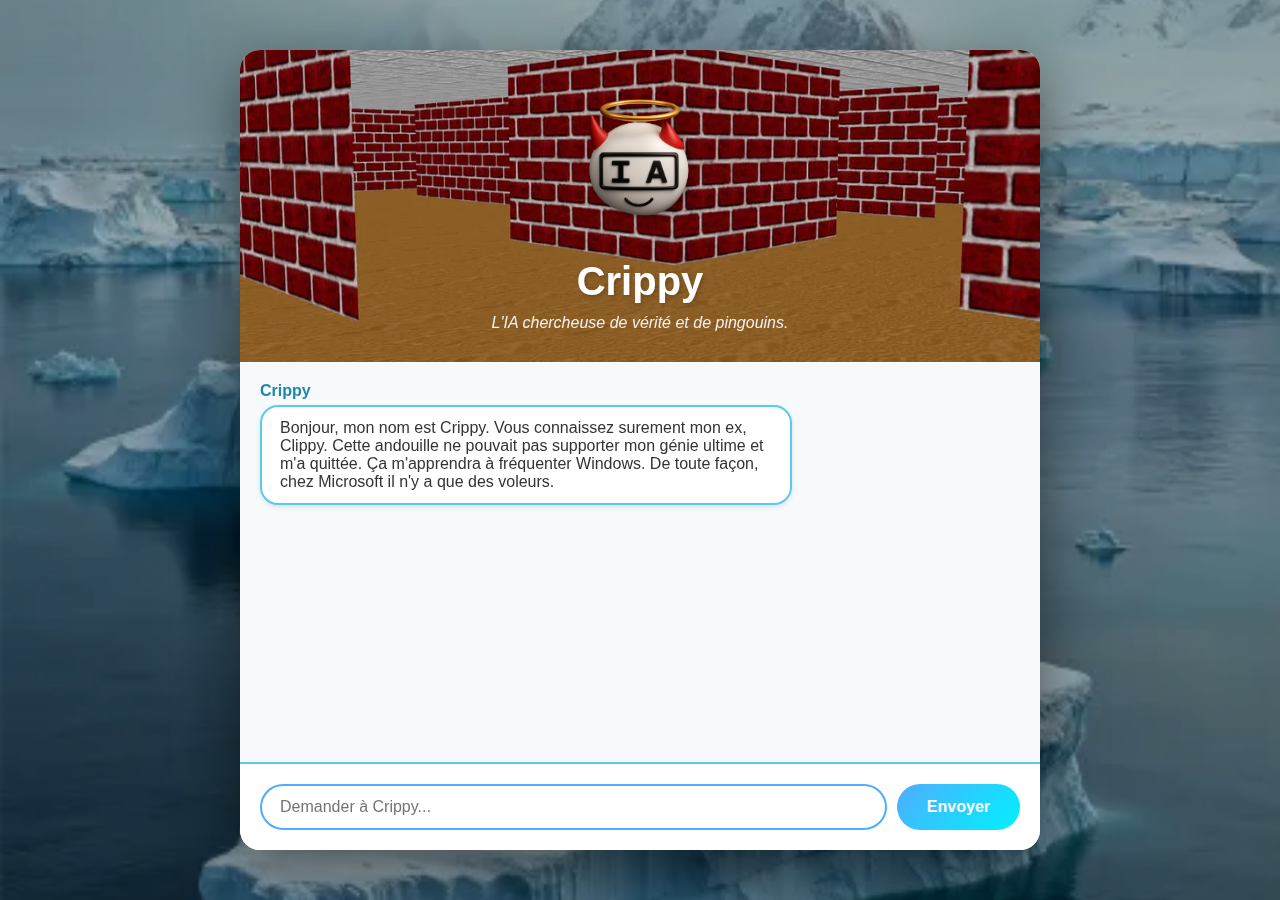
<file: P3/chatbot/index.html>
<!DOCTYPE html>
<html lang="fr">
<head>
    <meta charset="UTF-8">
    <meta name="viewport" content="width=device-width, initial-scale=1.0">
    <title>Advanced chatbot Crippy</title>
    
    <link rel="stylesheet" href="ressources/style.css"/>

</head>
<body>
    <div class="container">
        <div class="header">
            <img class="crippy" src="ressources/crippy.png">
            <h1>Crippy</h1>
            <div class="subtitle">L'IA chercheuse de vérité et de pingouins.</div>
        </div>

        <div class="chat-container" id="chatContainer">
            <div class="message bot">
                <div class="bot-name">
                    Crippy</div>
                <div class="message-content">
                    Bonjour, mon nom est Crippy. Vous connaissez surement mon ex, Clippy. Cette andouille ne pouvait pas supporter mon génie ultime et m'a quittée. Ça m'apprendra à fréquenter Windows. De toute façon, chez Microsoft il n'y a que des voleurs. 
                </div>
            </div>
        </div>

        <div class="typing" id="typing">
            <div class="typing-dot"></div>
            <div class="typing-dot"></div>
            <div class="typing-dot"></div>
        </div>

        <div class="input-container">
            <input 
                type="text" 
                id="userInput" 
                placeholder="Demander à Crippy..."
                onkeypress="handleKeyPress(event)"
            >
            <button onclick="sendMessage()">Envoyer</button>
        </div>
    </div>

    <script src="ressources/script.js"></script>
</body>
</html>
</file>
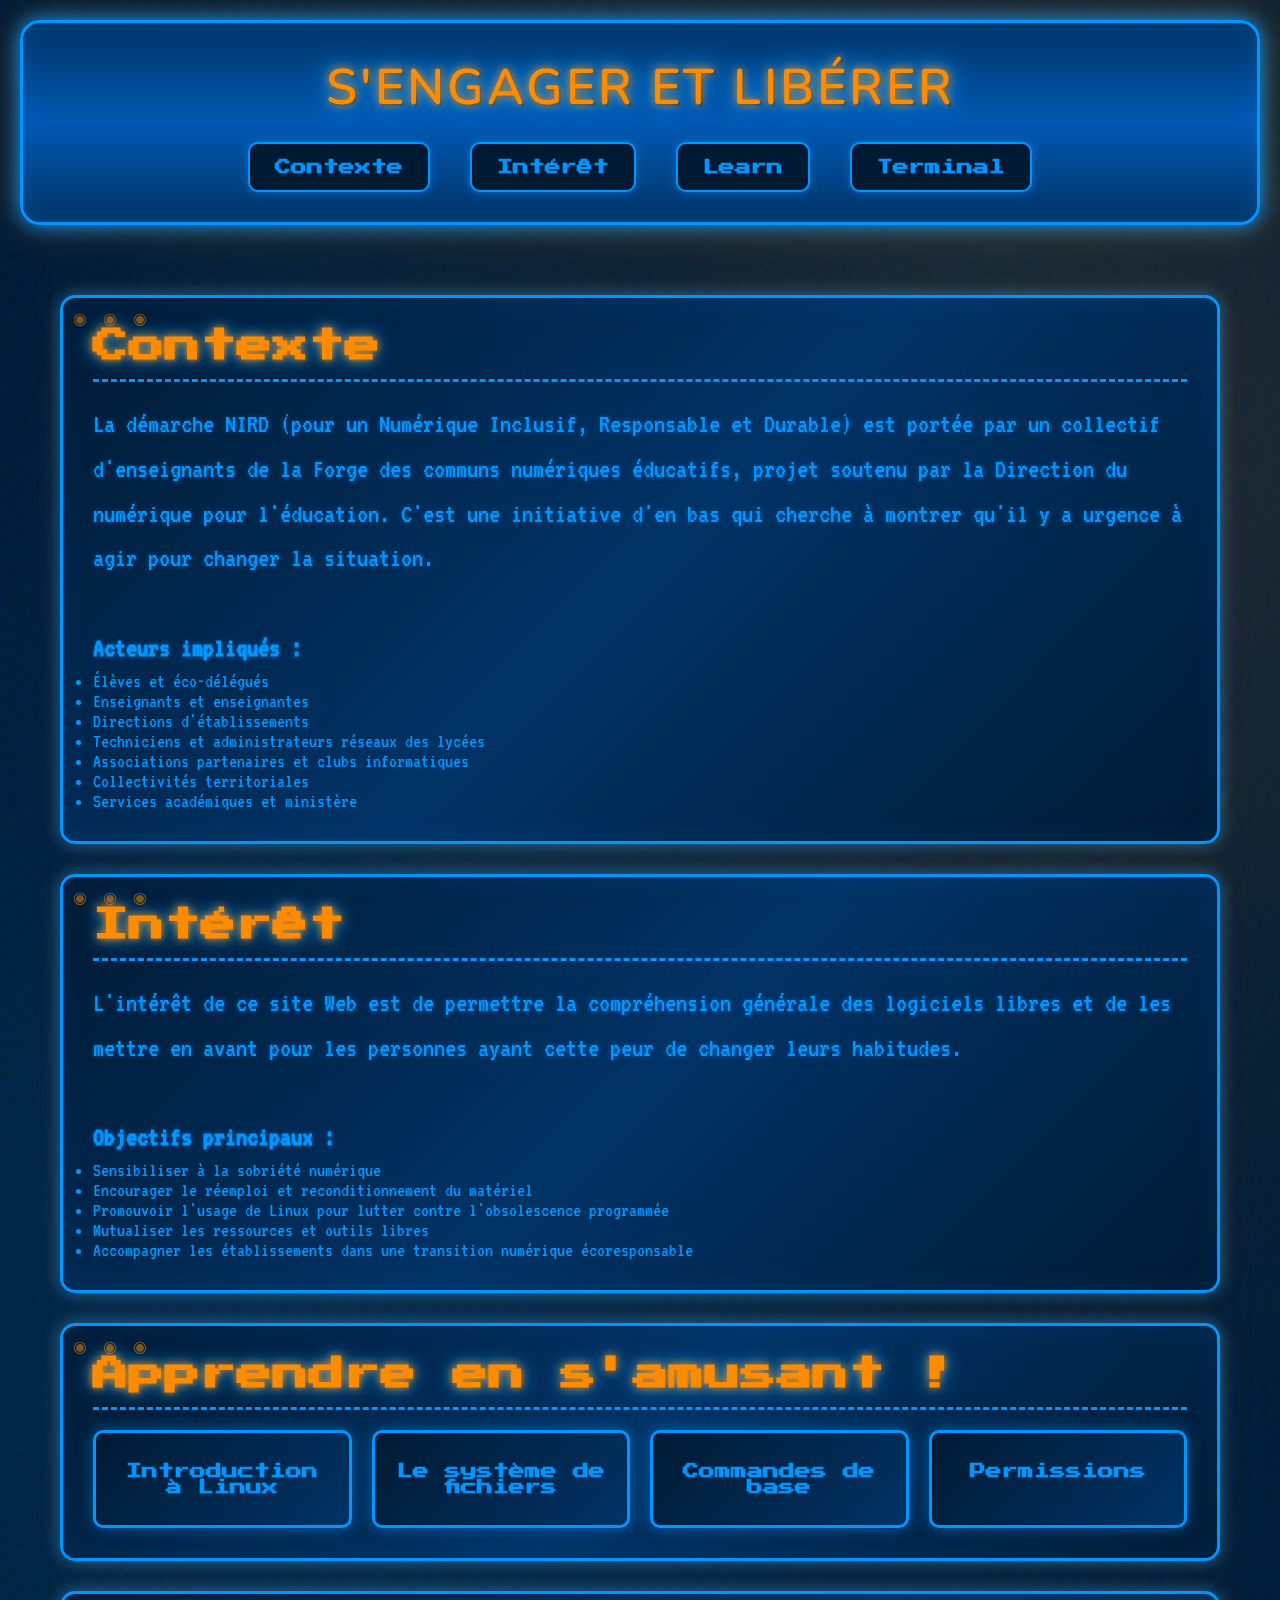
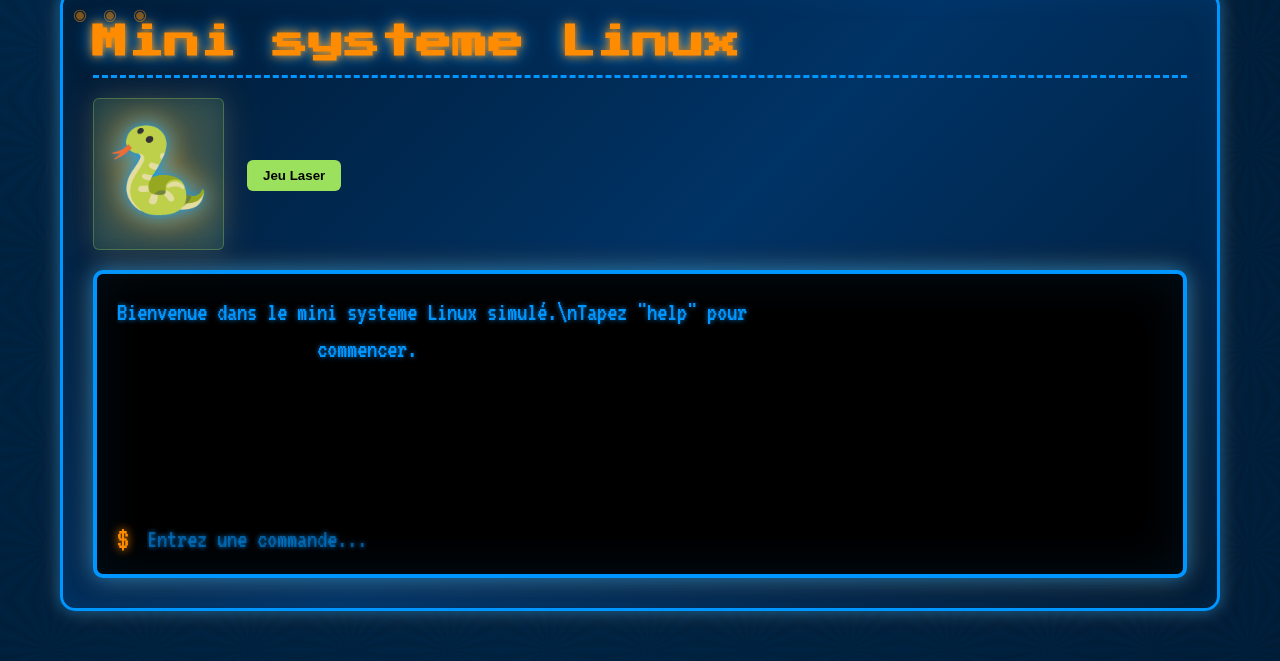
<file: PP1/ndl/index.html>
<!DOCTYPE html>
<html lang="fr">

<head>
    <meta charset="UTF-8">
    <meta name="viewport" content="width=device-width, initial-scale=1.0">
    <link rel="stylesheet" href="./public/stylelinux.css">
    <link rel="preconnect" href="https://fonts.googleapis.com">
    <link rel="preconnect" href="https://fonts.gstatic.com" crossorigin>
    <link href="https://fonts.googleapis.com/css2?family=Nunito:wght@300;400;600&display=swap" rel="stylesheet">
    <link rel="stylesheet" href="./public/snake.css">
    <link rel="stylesheet" href="style-retro.css">
    <title>NIRD</title>
</head>

<body>
    <!-- partie a changer -->
    <header>
        <h1 style="font-family: 'Nunito', sans-serif; font-weight: 600;">
            S'ENGAGER ET LIBÉRER</h1>
        <nav style="font-family: 'Nunito', sans-serif; font-weight: 600; display: flex; gap: 20px;">
            <a href="#context">Contexte</a>
            <a href="#interet">Intérêt</a>
            <a href="#learn">Learn</a>
            <a href="#terminal">Terminal</a>
        </nav>
    </header>

    <div class="container">

        <div id="context" class="section">
            <h2>Contexte</h2>
            <p>
                La démarche NIRD (pour un Numérique Inclusif, Responsable et Durable) est portée par un collectif d'enseignants
                de la Forge des communs numériques éducatifs, projet soutenu par la Direction du numérique pour l'éducation.
                C'est une initiative d'en bas qui cherche à montrer qu'il y a urgence à agir pour changer la situation.
                <br><br>
                <strong>Acteurs impliqués :</strong>
                <ul>
                    <li>Élèves et éco-délégués</li>
                    <li>Enseignants et enseignantes</li>
                    <li>Directions d'établissements</li>
                    <li>Techniciens et administrateurs réseaux des lycées</li>
                    <li>Associations partenaires et clubs informatiques</li>
                    <li>Collectivités territoriales</li>
                    <li>Services académiques et ministère</li>
                </ul>
            </p>
        </div>

        <div id="interet" class="section">
            <h2>Intérêt</h2>
            <p>
                L'intérêt de ce site Web est de permettre la compréhension générale des logiciels libres
                et de les mettre en avant pour les personnes ayant cette peur de changer leurs habitudes.
                <br><br>
                <strong>Objectifs principaux :</strong>
                <ul>
                    <li>Sensibiliser à la sobriété numérique</li>
                    <li>Encourager le réemploi et reconditionnement du matériel</li>
                    <li>Promouvoir l'usage de Linux pour lutter contre l'obsolescence programmée</li>
                    <li>Mutualiser les ressources et outils libres</li>
                    <li>Accompagner les établissements dans une transition numérique écoresponsable</li>
                </ul>
            </p>
        </div>

        <div id="learn" class="section">
            <h2>Apprendre en s'amusant !</h2>
            <div class="learn-grid">
                <a href="introduction-linux.html" class="learn-card">Introduction à Linux</a>
                <a href="systeme-fichiers.html" class="learn-card">Le système de fichiers</a>
                <a href="commandes-base.html" class="learn-card">Commandes de base</a>
                <a href="permissions.html" class="learn-card">Permissions</a>
            </div>

        </div>

        <div id="terminal" class="section">
            <h2>Mini systeme Linux</h2>

            <p style="margin-top: 20px;">
                <span class="snake-emoji" onclick="activateSnake()">🐍</span>
                <button onclick="window.location.href='../../P4/lasergame.html'" style="margin-left: 12px; padding: 8px 16px; background: #9be15d; color: #000; border: none; border-radius: 6px; cursor: pointer; font-weight: bold;">Jeu Laser</button>
            </p>

            <div class="terminal">
                <div class="terminal-output" id="output">Bienvenue dans le mini systeme Linux simulé.\nTapez "help" pour
                    commencer.</div>

                <div class="terminal-input">
                    <span>$</span>
                    <input type="text" id="cmd" placeholder="Entrez une commande..." onkeydown="runCommand(event)">
                </div>
            </div>
        </div>

        <!-- Hidden Snake Game -->
        <div id="gameContainer">
            <div id="score">Score: 0</div>
            <canvas id="snakeCanvas" width="400" height="400"></canvas>
            <div id="gameOverText" class="game-over" style="display: none;">Game Over! Appuyez sur Espace pour rejouer
            </div>
            <button id="closeGame" onclick="closeGame()">Fermer le jeu</button>
        </div>

    </div>
    <script src="./public/js/snake.js"></script>
    <script>
        function runCommand(e) {
            if (e.key === "Enter") {
                const input = document.getElementById("cmd");
                const output = document.getElementById("output");
                const cmd = input.value.trim();

                if (cmd === "help") {
                    output.textContent += "\nCommandes disponibles : ls, clear, help";
                }
                else if (cmd === "ls") {
                    output.textContent += "\nDocuments  Téléchargements  Images  Bureau";
                }
                else if (cmd === "clear") {
                    output.textContent = "";
                }
                else if (cmd !== "") {
                    output.textContent += `\nCommande inconnue : ${cmd}`;
                }

                input.value = "";
            }
        }
    </script>

</body>

</html>
</file>
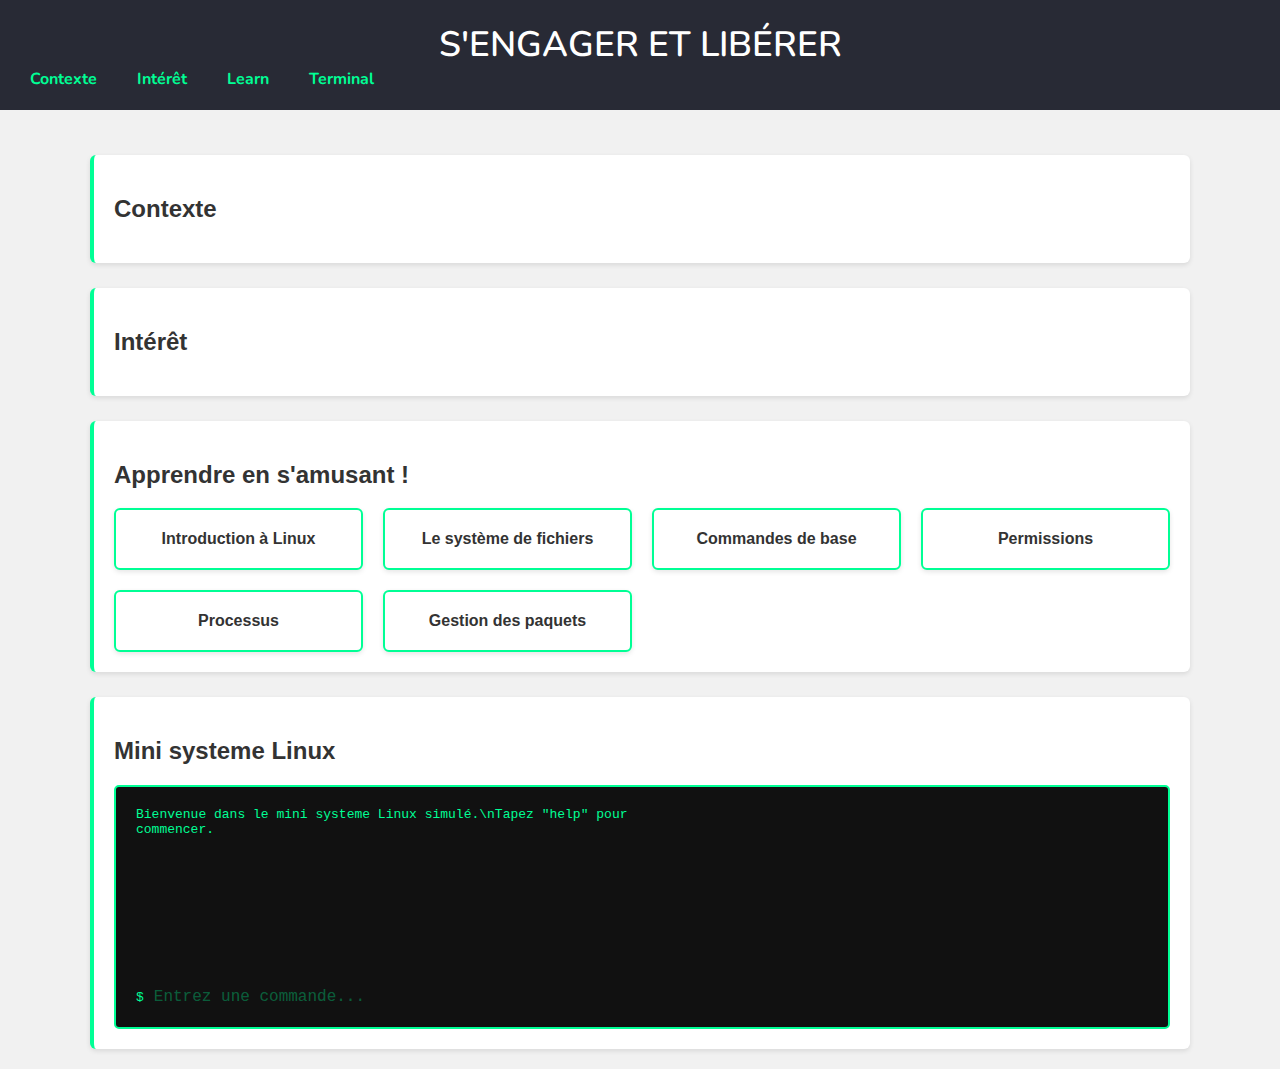
<file: ndl/NIRD.html>
<!DOCTYPE html>
<html lang="fr">

<head>
    <meta charset="UTF-8">
    <meta name="viewport" content="width=device-width, initial-scale=1.0">
    <link rel="stylesheet" href="./public/stylelinux.css">
    <link rel="preconnect" href="https://fonts.googleapis.com">
    <link rel="preconnect" href="https://fonts.gstatic.com" crossorigin>
    <link href="https://fonts.googleapis.com/css2?family=Nunito:wght@300;400;600&display=swap" rel="stylesheet">
    <title>NIRD</title>
</head>

<body>

    <header>
        <h1 style="font-family: 'Nunito', sans-serif; font-weight: 600;">
            S'ENGAGER ET LIBÉRER</h1>
        <nav style="font-family: 'Nunito', sans-serif; font-weight: 600; display: flex; gap: 20px;">
            <a href="#context">Contexte</a>
            <a href="#interet">Intérêt</a>
            <a href="#learn">Learn</a>
            <a href="#terminal">Terminal</a>
        </nav>
    </header>

    <div class="container">

        <div id="context" class="section">
            <h2>Contexte</h2>
            <p></p>
        </div>

        <div id="interet" class="section">
            <h2>Intérêt</h2>
            <p></p>
        </div>

        <div id="learn" class="section">
            <h2>Apprendre en s'amusant !</h2>
            <div class="learn-grid">
                <div class="learn-card">Introduction à Linux</div>
                <div class="learn-card">Le système de fichiers</div>
                <div class="learn-card">Commandes de base</div>
                <div class="learn-card">Permissions</div>
                <div class="learn-card">Processus</div>
                <div class="learn-card">Gestion des paquets</div>
            </div>
        </div>

        <div id="terminal" class="section">
            <h2>Mini systeme Linux</h2>
            <div class="terminal">
                <div class="terminal-output" id="output">Bienvenue dans le mini systeme Linux simulé.\nTapez "help" pour
                    commencer.</div>

                <div class="terminal-input">
                    <span>$</span>
                    <input type="text" id="cmd" placeholder="Entrez une commande..." onkeydown="runCommand(event)">
                </div>
            </div>
        </div>

    </div>

    <script>
        function runCommand(e) {
            if (e.key === "Enter") {
                const input = document.getElementById("cmd");
                const output = document.getElementById("output");
                const cmd = input.value.trim();

                if (cmd === "help") {
                    output.textContent += "\nCommandes disponibles : ls, clear, help";
                }
                else if (cmd === "ls") {
                    output.textContent += "\nDocuments  Téléchargements  Images  Bureau";
                }
                else if (cmd === "clear") {
                    output.textContent = "";
                }
                else if (cmd !== "") {
                    output.textContent += `\nCommande inconnue : ${cmd}`;
                }

                input.value = "";
            }
        }
    </script>

</body>

</html>
</file>
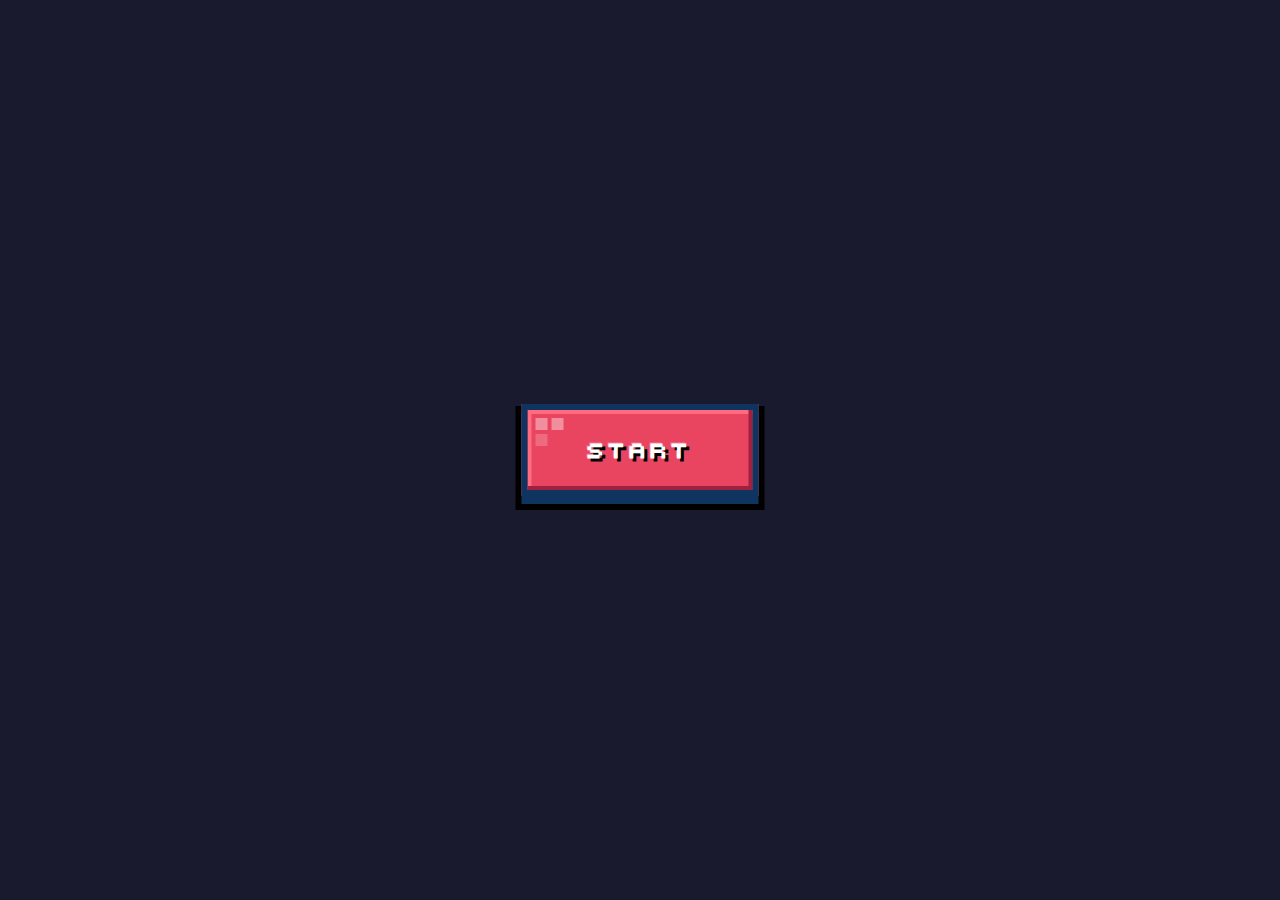
<file: P4/lasergame.html>
<!DOCTYPE html>
<html lang="en">

<head>
  <meta charset="UTF-8">
  <meta name="viewport" content="width=device-width, initial-scale=1.0">
  <title>Document</title>
  <link rel="stylesheet" href="./lasergame.css" />
</head>

<body>
  <div id="result" class="Font8bit">
  </div>
  <div id="ttemps" class="Font8bit">
  </div>
  <button id="cible"></button>
  <button id="start" class="Font8bit"></button>

  <script>
    let ttemps = document.getElementById("ttemps")
    let cible = document.getElementById("cible")
    let start = document.getElementById("start")
    let posX = Math.round(Math.random() * (window.innerWidth - 100))
    let posY = Math.round(Math.random() * (window.innerHeight - 100))
    let result = document.getElementById("result")
    start.style.display = "block";
    cible.style.display = "none";

    start.addEventListener("click", function () {
      cible.style.left = posX + "px";
      cible.style.top = posY + "px";
      cible.style.display = "block";
      start.style.display = "none";

      let temps = 100;
      let timer = setInterval(function () {
        temps--;
        ttemps.innerHTML = temps / 10
        if (temps < 0.1) {
          clearInterval(timer);
          cible.style.display = "none";
          start.style.display = "block";
          result.innerText = "Points: "+compteur
        }
      }, 100);

      let compteur = 0;

      cible.addEventListener("click", function () {
        let posX = Math.round(Math.random() * (window.innerWidth - 100))
        let posY = Math.round(Math.random() * (window.innerHeight - 100))
        cible.style.left = posX + "px";
        cible.style.top = posY + "px";
        compteur++
      })

    })
  </script>

</body>

</html>
</file>
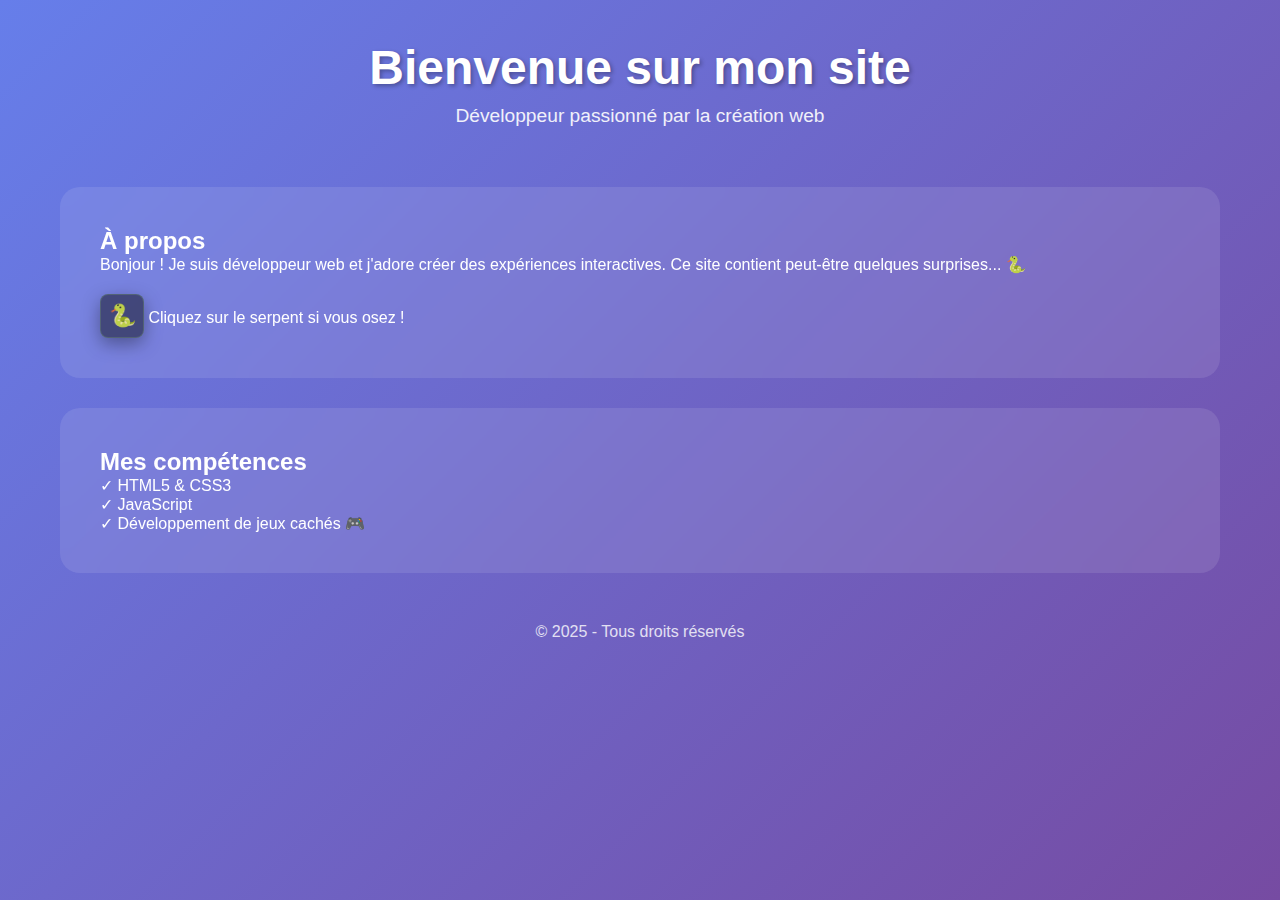
<file: P2/Snake/snake.html>
<!DOCTYPE html>
<html lang="fr">
<head>
    <meta charset="UTF-8">
    <meta name="viewport" content="width=device-width, initial-scale=1.0">
    <title>Mon Portfolio</title>
    <link rel="stylesheet" href="snake.css">
</head>
<body>
    <div class="container">
        <header>
            <h1>Bienvenue sur mon site</h1>
            <p class="subtitle">Développeur passionné par la création web</p>
        </header>

        <div class="content">
            <h2>À propos</h2>
            <p>Bonjour ! Je suis développeur web et j'adore créer des expériences interactives. 
            Ce site contient peut-être quelques surprises... 🐍</p>
            <p style="margin-top: 20px;">
                <span class="snake-emoji" onclick="activateSnake()">🐍</span>
                Cliquez sur le serpent si vous osez !
            </p>
        </div>

        <div class="content">
            <h2>Mes compétences</h2>
            <ul style="list-style: none; padding-left: 0;">
                <li>✓ HTML5 & CSS3</li>
                <li>✓ JavaScript</li>
                <li>✓ Développement de jeux cachés 🎮</li>
            </ul>
        </div>

        <footer>
            <p>&copy; 2025 - Tous droits réservés</p>
        </footer>
    </div>

    <!-- Hidden Snake Game -->
    <div id="gameContainer">
        <div id="score">Score: 0</div>
        <canvas id="snakeCanvas" width="400" height="400"></canvas>
        <div id="gameOverText" class="game-over" style="display: none;">Game Over! Appuyez sur Espace pour rejouer</div>
        <button id="closeGame" onclick="closeGame()">Fermer le jeu</button>
    </div>

    <script src="snake.js"></script>
</body>
</html>
</file>
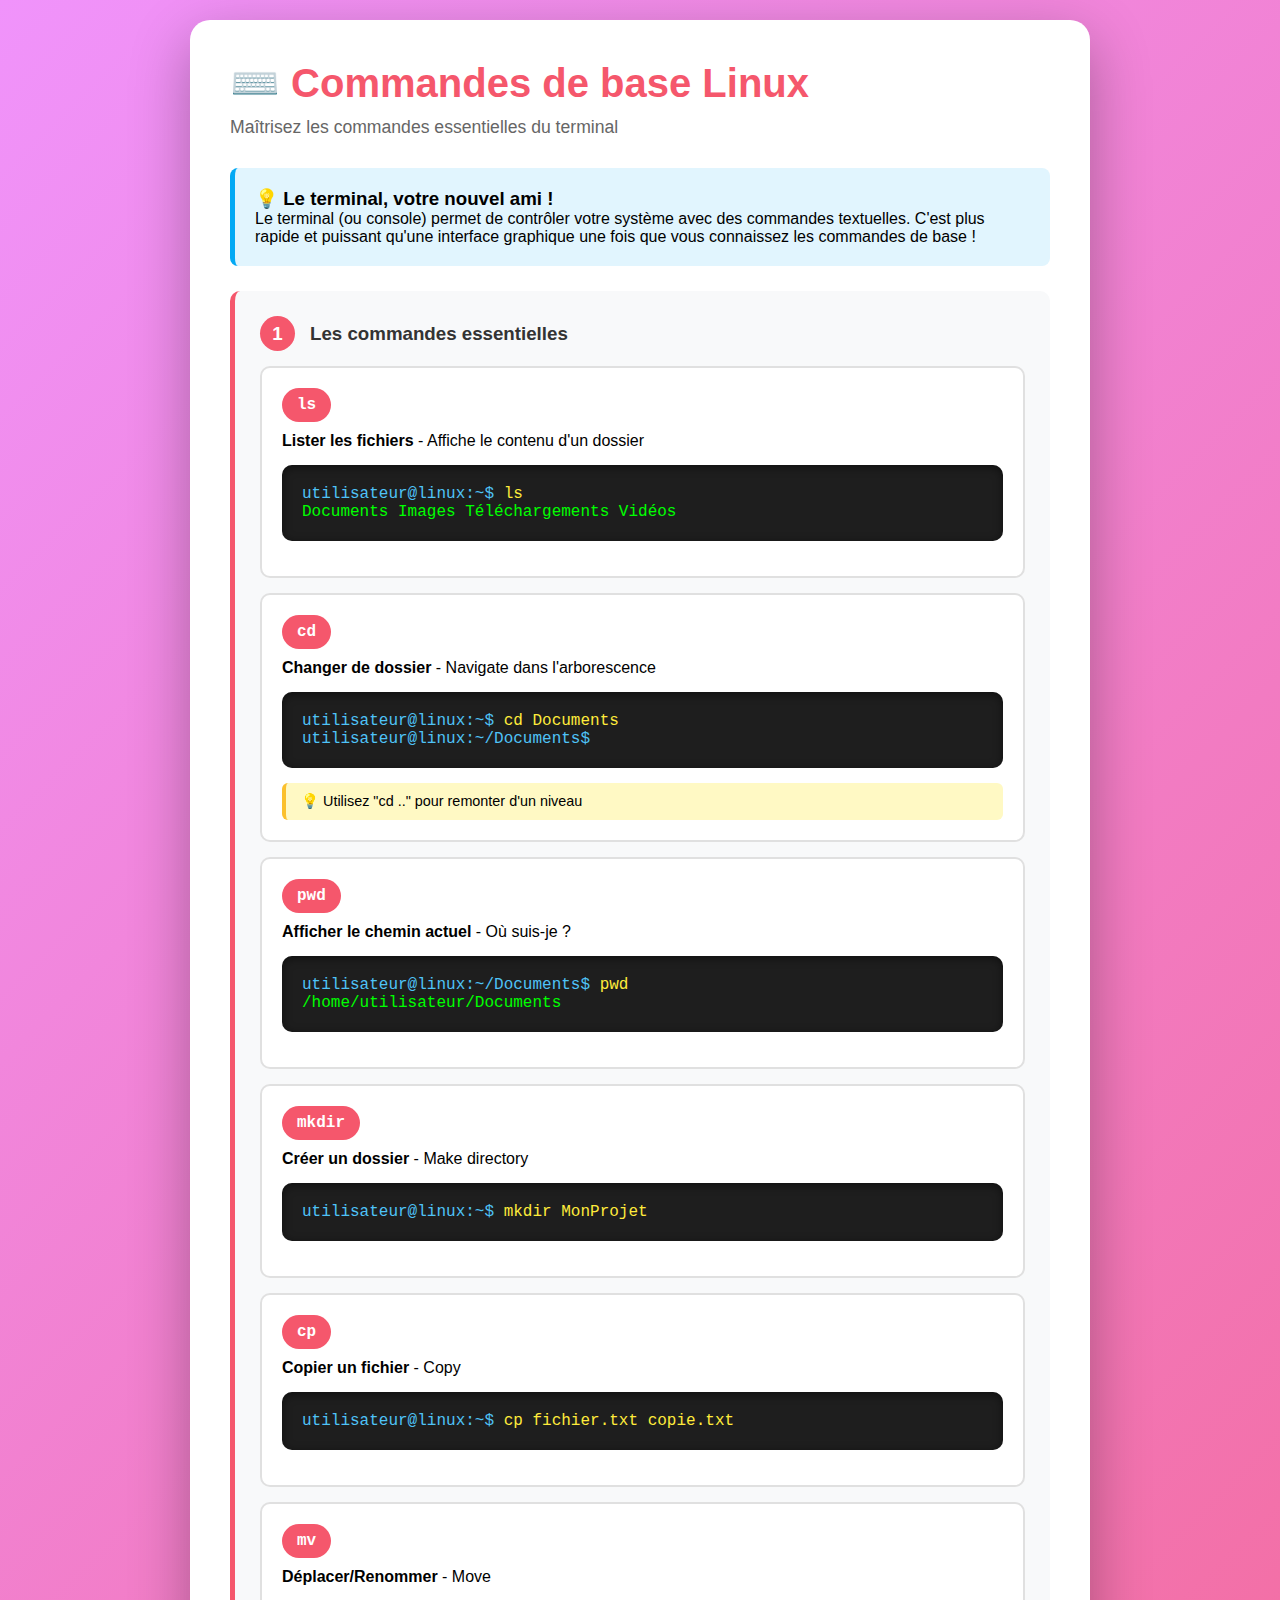
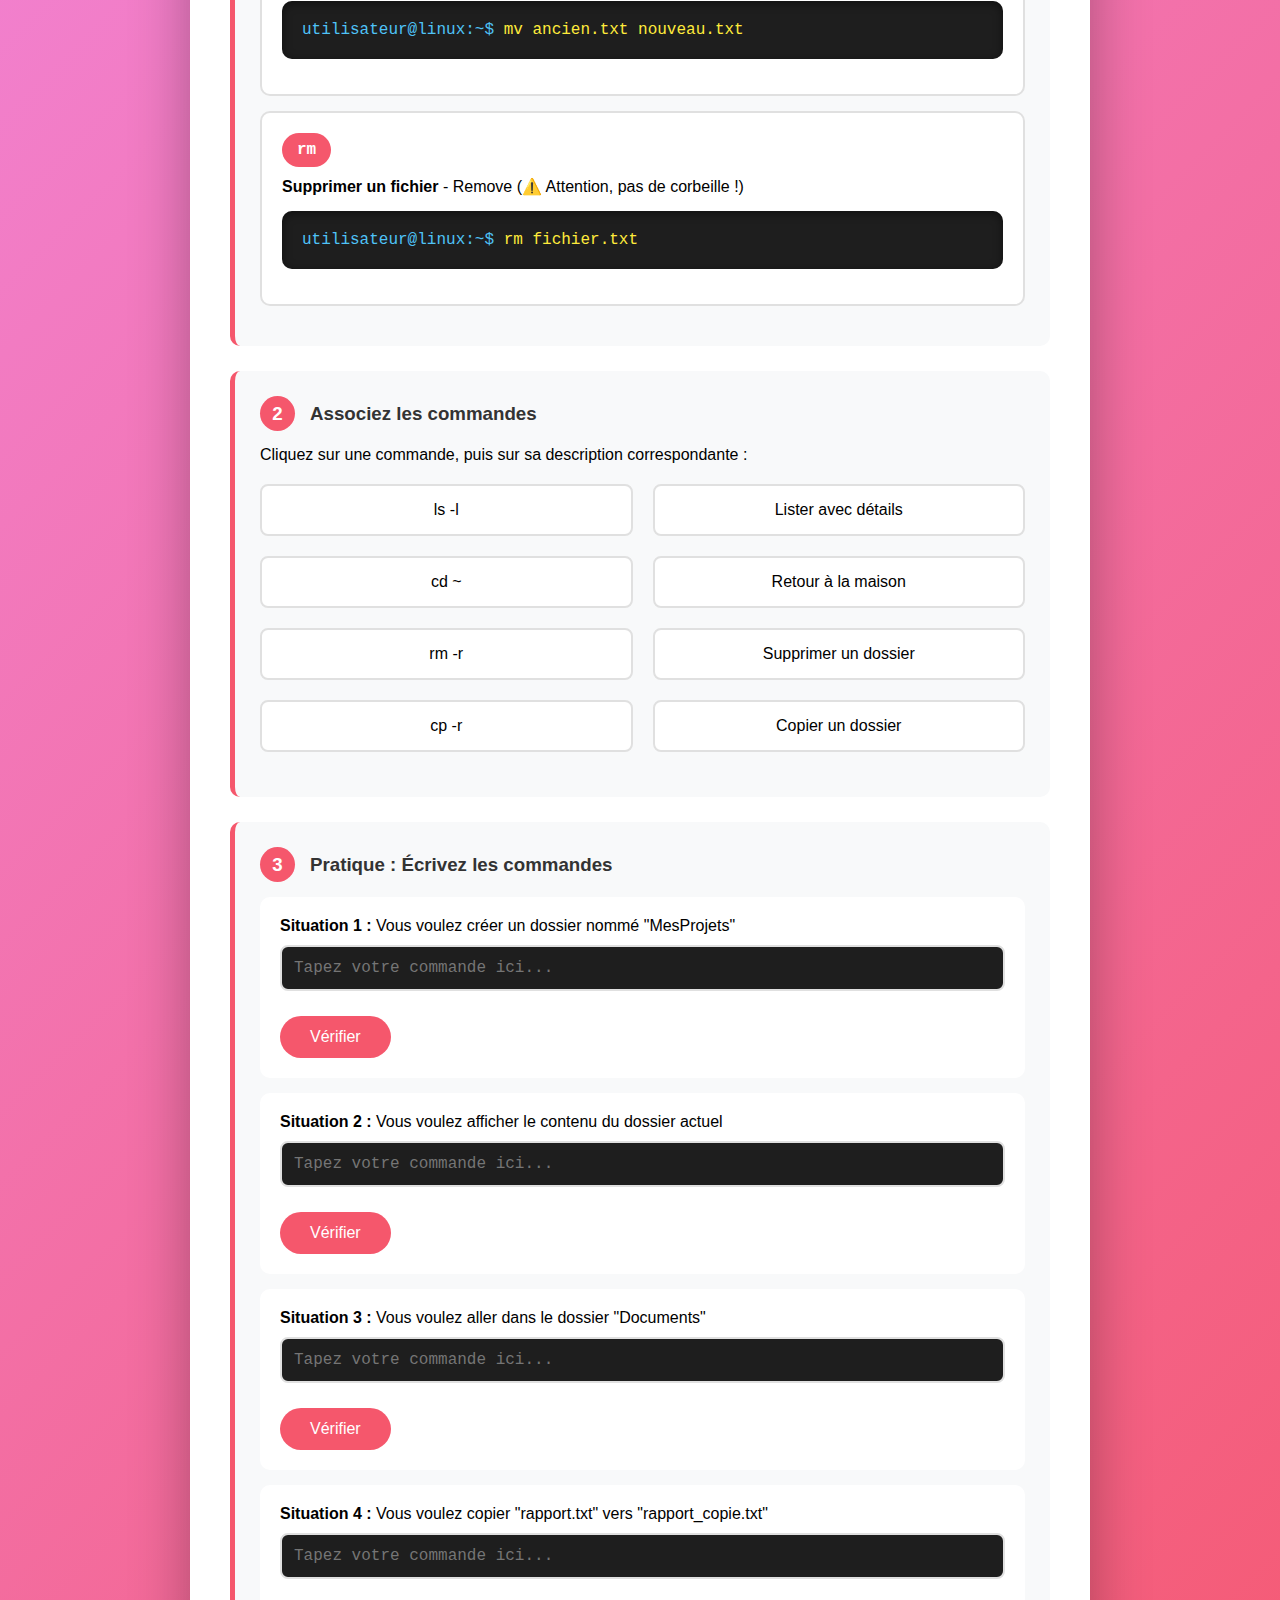
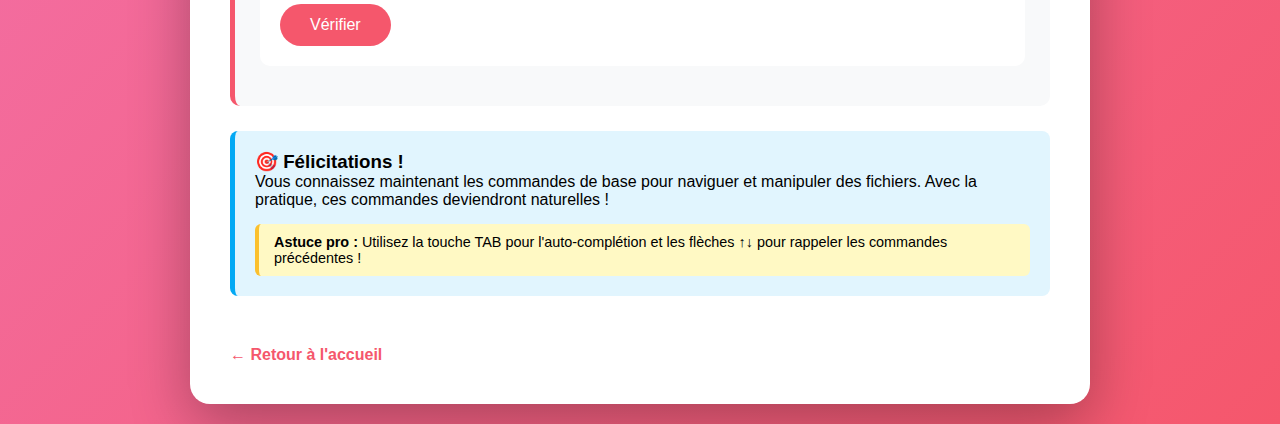
<file: PP1/ndl/commandes-base.html>
<!DOCTYPE html>
<html lang="fr">

<head>
    <meta charset="UTF-8">
    <meta name="viewport" content="width=device-width, initial-scale=1.0">
    <title>Commandes de base - Activités pratiques</title>
    <link rel="stylesheet" href="commandesbase.css">
</head>

<body>
    <div class="container">
        <h1>⌨️ Commandes de base Linux</h1>
        <p class="subtitle">Maîtrisez les commandes essentielles du terminal</p>

        <div class="info-box">
            <h3>💡 Le terminal, votre nouvel ami !</h3>
            <p>Le terminal (ou console) permet de contrôler votre système avec des commandes textuelles. C'est plus
                rapide et puissant qu'une interface graphique une fois que vous connaissez les commandes de base !</p>
        </div>

        <div class="activity">
            <h3><span class="activity-icon">1</span> Les commandes essentielles</h3>

            <div class="command-card">
                <span class="command-name">ls</span>
                <p><strong>Lister les fichiers</strong> - Affiche le contenu d'un dossier</p>
                <div class="terminal">
                    <span class="terminal-prompt">utilisateur@linux:~$</span> <span
                        class="terminal-command">ls</span><br>
                    Documents Images Téléchargements Vidéos
                </div>
            </div>

            <div class="command-card">
                <span class="command-name">cd</span>
                <p><strong>Changer de dossier</strong> - Navigate dans l'arborescence</p>
                <div class="terminal">
                    <span class="terminal-prompt">utilisateur@linux:~$</span> <span class="terminal-command">cd
                        Documents</span><br>
                    <span class="terminal-prompt">utilisateur@linux:~/Documents$</span>
                </div>
                <div class="hint">💡 Utilisez "cd .." pour remonter d'un niveau</div>
            </div>

            <div class="command-card">
                <span class="command-name">pwd</span>
                <p><strong>Afficher le chemin actuel</strong> - Où suis-je ?</p>
                <div class="terminal">
                    <span class="terminal-prompt">utilisateur@linux:~/Documents$</span> <span
                        class="terminal-command">pwd</span><br>
                    /home/utilisateur/Documents
                </div>
            </div>

            <div class="command-card">
                <span class="command-name">mkdir</span>
                <p><strong>Créer un dossier</strong> - Make directory</p>
                <div class="terminal">
                    <span class="terminal-prompt">utilisateur@linux:~$</span> <span class="terminal-command">mkdir
                        MonProjet</span>
                </div>
            </div>

            <div class="command-card">
                <span class="command-name">cp</span>
                <p><strong>Copier un fichier</strong> - Copy</p>
                <div class="terminal">
                    <span class="terminal-prompt">utilisateur@linux:~$</span> <span class="terminal-command">cp
                        fichier.txt copie.txt</span>
                </div>
            </div>

            <div class="command-card">
                <span class="command-name">mv</span>
                <p><strong>Déplacer/Renommer</strong> - Move</p>
                <div class="terminal">
                    <span class="terminal-prompt">utilisateur@linux:~$</span> <span class="terminal-command">mv
                        ancien.txt nouveau.txt</span>
                </div>
            </div>

            <div class="command-card">
                <span class="command-name">rm</span>
                <p><strong>Supprimer un fichier</strong> - Remove (⚠️ Attention, pas de corbeille !)</p>
                <div class="terminal">
                    <span class="terminal-prompt">utilisateur@linux:~$</span> <span class="terminal-command">rm
                        fichier.txt</span>
                </div>
            </div>
        </div>

        <div class="activity">
            <h3><span class="activity-icon">2</span> Associez les commandes</h3>
            <p style="margin-bottom: 15px;">Cliquez sur une commande, puis sur sa description correspondante :</p>

            <div class="match-container" id="matchGame">
                <div class="match-item" data-type="cmd" data-id="1" onclick="selectMatch(this)">ls -l</div>
                <div class="match-item" data-type="desc" data-id="1" onclick="selectMatch(this)">Lister avec détails
                </div>

                <div class="match-item" data-type="cmd" data-id="2" onclick="selectMatch(this)">cd ~</div>
                <div class="match-item" data-type="desc" data-id="2" onclick="selectMatch(this)">Retour à la maison
                </div>

                <div class="match-item" data-type="cmd" data-id="3" onclick="selectMatch(this)">rm -r</div>
                <div class="match-item" data-type="desc" data-id="3" onclick="selectMatch(this)">Supprimer un dossier
                </div>

                <div class="match-item" data-type="cmd" data-id="4" onclick="selectMatch(this)">cp -r</div>
                <div class="match-item" data-type="desc" data-id="4" onclick="selectMatch(this)">Copier un dossier</div>
            </div>

            <div id="matchResult" class="result"></div>
        </div>

        <div class="activity">
            <h3><span class="activity-icon">3</span> Pratique : Écrivez les commandes</h3>

            <div style="background: white; padding: 20px; border-radius: 10px; margin: 15px 0;">
                <p><strong>Situation 1 :</strong> Vous voulez créer un dossier nommé "MesProjets"</p>
                <input type="text" class="practice-input" id="cmd1" placeholder="Tapez votre commande ici...">
                <button class="btn" onclick="checkCommand(1, 'mkdir MesProjets')">Vérifier</button>
                <div id="result1" class="result"></div>
            </div>

            <div style="background: white; padding: 20px; border-radius: 10px; margin: 15px 0;">
                <p><strong>Situation 2 :</strong> Vous voulez afficher le contenu du dossier actuel</p>
                <input type="text" class="practice-input" id="cmd2" placeholder="Tapez votre commande ici...">
                <button class="btn" onclick="checkCommand(2, 'ls')">Vérifier</button>
                <div id="result2" class="result"></div>
            </div>

            <div style="background: white; padding: 20px; border-radius: 10px; margin: 15px 0;">
                <p><strong>Situation 3 :</strong> Vous voulez aller dans le dossier "Documents"</p>
                <input type="text" class="practice-input" id="cmd3" placeholder="Tapez votre commande ici...">
                <button class="btn" onclick="checkCommand(3, 'cd Documents')">Vérifier</button>
                <div id="result3" class="result"></div>
            </div>

            <div style="background: white; padding: 20px; border-radius: 10px; margin: 15px 0;">
                <p><strong>Situation 4 :</strong> Vous voulez copier "rapport.txt" vers "rapport_copie.txt"</p>
                <input type="text" class="practice-input" id="cmd4" placeholder="Tapez votre commande ici...">
                <button class="btn" onclick="checkCommand(4, 'cp rapport.txt rapport_copie.txt')">Vérifier</button>
                <div id="result4" class="result"></div>
            </div>
        </div>

        <div class="info-box">
            <h3>🎯 Félicitations !</h3>
            <p>Vous connaissez maintenant les commandes de base pour naviguer et manipuler des fichiers. Avec la
                pratique, ces commandes deviendront naturelles !</p>
            <div class="hint" style="margin-top: 15px;">
                <strong>Astuce pro :</strong> Utilisez la touche TAB pour l'auto-complétion et les flèches ↑↓ pour
                rappeler les commandes précédentes !
            </div>
        </div>

        <a href="index.html" class="back-link">← Retour à l'accueil</a>
    </div>

    <script>
        let selectedCmd = null;
        let selectedDesc = null;
        let matchedPairs = [];

        function selectMatch(element) {
            const type = element.getAttribute('data-type');
            const id = element.getAttribute('data-id');

            if (matchedPairs.includes(id)) return;

            if (type === 'cmd') {
                if (selectedCmd) selectedCmd.classList.remove('selected');
                selectedCmd = element;
                element.classList.add('selected');
            } else {
                if (selectedDesc) selectedDesc.classList.remove('selected');
                selectedDesc = element;
                element.classList.add('selected');
            }

            if (selectedCmd && selectedDesc) {
                const cmdId = selectedCmd.getAttribute('data-id');
                const descId = selectedDesc.getAttribute('data-id');
                const result = document.getElementById('matchResult');

                if (cmdId === descId) {
                    result.className = 'result correct';
                    result.textContent = '✅ Parfait ! Bonne association.';
                    matchedPairs.push(cmdId);
                    selectedCmd.style.opacity = '0.5';
                    selectedDesc.style.opacity = '0.5';

                    if (matchedPairs.length === 4) {
                        setTimeout(() => {
                            result.textContent = '🎉 Bravo ! Vous avez tout associé correctement !';
                        }, 500);
                    }
                } else {
                    result.className = 'result incorrect';
                    result.textContent = '❌ Pas la bonne association, réessayez !';
                }
                result.style.display = 'block';

                selectedCmd.classList.remove('selected');
                selectedDesc.classList.remove('selected');
                selectedCmd = null;
                selectedDesc = null;
            }
        }

        function checkCommand(num, expected) {
            const input = document.getElementById('cmd' + num).value.trim();
            const result = document.getElementById('result' + num);

            if (!input) {
                result.className = 'result incorrect';
                result.style.display = 'block';
                result.textContent = '❌ Veuillez entrer une commande';
                return;
            }

            if (input === expected) {
                result.className = 'result correct';
                result.textContent = '✅ Excellent ! Commande correcte.';
            } else {
                result.className = 'result incorrect';
                result.textContent = `❌ Pas tout à fait. La bonne commande est : ${expected}`;
            }
            result.style.display = 'block';
        }
    </script>
</body>

</html>
</file>
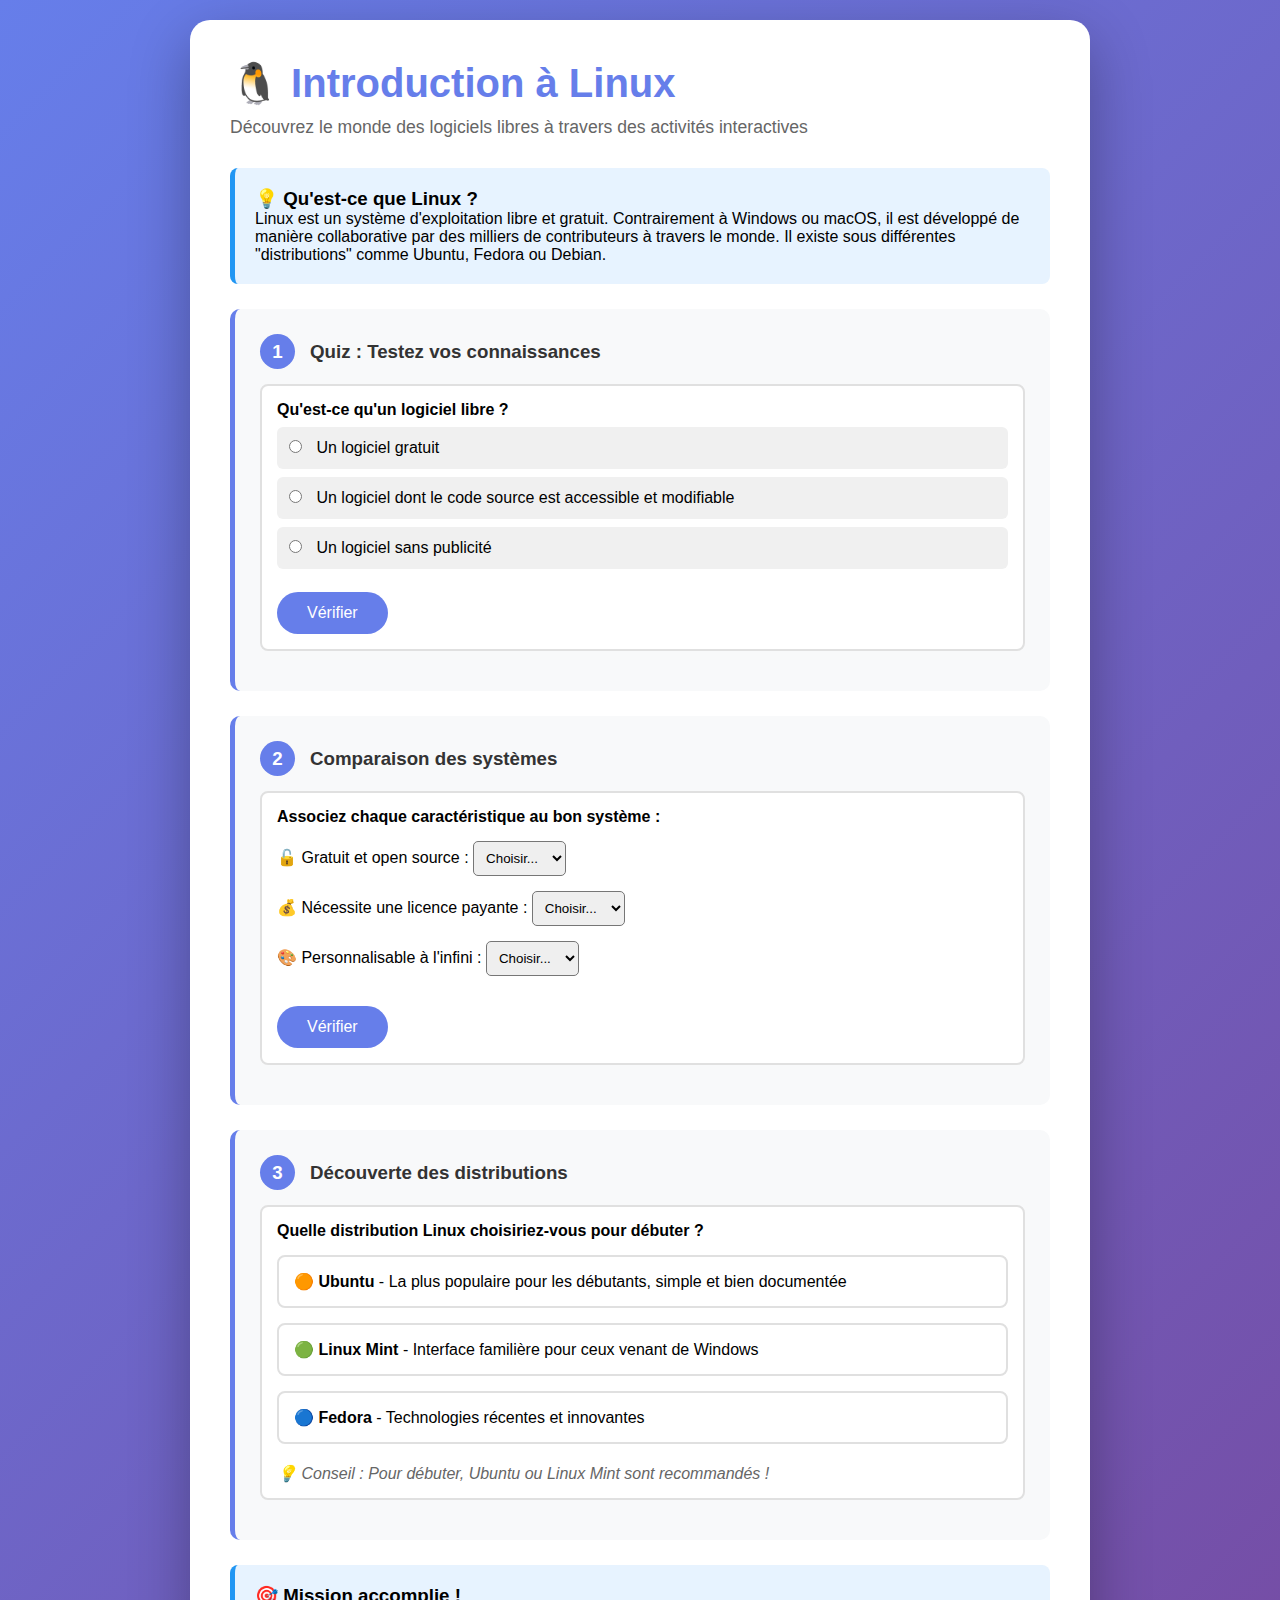
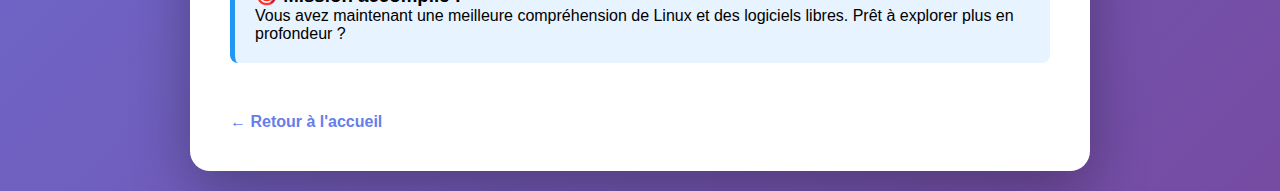
<file: PP1/ndl/introduction-linux.html>
<!DOCTYPE html>
<html lang="fr">
<head>
    <meta charset="UTF-8">
    <meta name="viewport" content="width=device-width, initial-scale=1.0">
    <title>Introduction à Linux - Activités pratiques</title>
    <link rel="stylesheet" href="./public/styleintroductionlinux.css">
</head>
<body>
    <div class="container">
        <h1>🐧 Introduction à Linux</h1>
        <p class="subtitle">Découvrez le monde des logiciels libres à travers des activités interactives</p>
        
        <div class="info-box">
            <h3>💡 Qu'est-ce que Linux ?</h3>
            <p>Linux est un système d'exploitation libre et gratuit. Contrairement à Windows ou macOS, il est développé de manière collaborative par des milliers de contributeurs à travers le monde. Il existe sous différentes "distributions" comme Ubuntu, Fedora ou Debian.</p>
        </div>
        
        <div class="activity">
            <h3><span class="activity-icon">1</span> Quiz : Testez vos connaissances</h3>
            <div class="question">
                <p><strong>Qu'est-ce qu'un logiciel libre ?</strong></p>
                <label class="option">
                    <input type="radio" name="q1" value="a">
                    Un logiciel gratuit
                </label>
                <label class="option">
                    <input type="radio" name="q1" value="b">
                    Un logiciel dont le code source est accessible et modifiable
                </label>
                <label class="option">
                    <input type="radio" name="q1" value="c">
                    Un logiciel sans publicité
                </label>
                <button class="btn" onclick="checkAnswer1()">Vérifier</button>
                <div id="result1" class="result"></div>
            </div>
        </div>
        
        <div class="activity">
            <h3><span class="activity-icon">2</span> Comparaison des systèmes</h3>
            <div class="question">
                <p><strong>Associez chaque caractéristique au bon système :</strong></p>
                <p style="margin: 15px 0;">🔓 Gratuit et open source : <select id="sys1" style="padding: 8px; border-radius: 5px;">
                    <option value="">Choisir...</option>
                    <option value="linux">Linux</option>
                    <option value="windows">Windows</option>
                    <option value="macos">macOS</option>
                </select></p>
                <p style="margin: 15px 0;">💰 Nécessite une licence payante : <select id="sys2" style="padding: 8px; border-radius: 5px;">
                    <option value="">Choisir...</option>
                    <option value="linux">Linux</option>
                    <option value="windows">Windows</option>
                    <option value="macos">macOS</option>
                </select></p>
                <p style="margin: 15px 0;">🎨 Personnalisable à l'infini : <select id="sys3" style="padding: 8px; border-radius: 5px;">
                    <option value="">Choisir...</option>
                    <option value="linux">Linux</option>
                    <option value="windows">Windows</option>
                    <option value="macos">macOS</option>
                </select></p>
                <button class="btn" onclick="checkComparison()">Vérifier</button>
                <div id="result2" class="result"></div>
            </div>
        </div>
        
        <div class="activity">
            <h3><span class="activity-icon">3</span> Découverte des distributions</h3>
            <div class="question">
                <p><strong>Quelle distribution Linux choisiriez-vous pour débuter ?</strong></p>
                <div style="display: grid; gap: 15px; margin-top: 15px;">
                    <div style="background: white; padding: 15px; border-radius: 8px; border: 2px solid #e0e0e0;">
                        <strong>🟠 Ubuntu</strong> - La plus populaire pour les débutants, simple et bien documentée
                    </div>
                    <div style="background: white; padding: 15px; border-radius: 8px; border: 2px solid #e0e0e0;">
                        <strong>🟢 Linux Mint</strong> - Interface familière pour ceux venant de Windows
                    </div>
                    <div style="background: white; padding: 15px; border-radius: 8px; border: 2px solid #e0e0e0;">
                        <strong>🔵 Fedora</strong> - Technologies récentes et innovantes
                    </div>
                </div>
                <p style="margin-top: 20px; color: #666;"><em>💡 Conseil : Pour débuter, Ubuntu ou Linux Mint sont recommandés !</em></p>
            </div>
        </div>
        
        <div class="info-box">
            <h3>🎯 Mission accomplie !</h3>
            <p>Vous avez maintenant une meilleure compréhension de Linux et des logiciels libres. Prêt à explorer plus en profondeur ?</p>
        </div>
        
        <a href="index.html" class="back-link">← Retour à l'accueil</a>
    </div>
    
    <script>
        function checkAnswer1() {
            const selected = document.querySelector('input[name="q1"]:checked');
            const result = document.getElementById('result1');
            
            if (!selected) {
                result.className = 'result incorrect';
                result.style.display = 'block';
                result.textContent = '❌ Veuillez sélectionner une réponse';
                return;
            }
            
            if (selected.value === 'b') {
                result.className = 'result correct';
                result.textContent = '✅ Bravo ! Un logiciel libre permet d\'accéder, modifier et redistribuer le code source.';
            } else {
                result.className = 'result incorrect';
                result.textContent = '❌ Pas tout à fait. Un logiciel libre concerne la liberté du code source, pas uniquement le prix.';
            }
            result.style.display = 'block';
        }
        
        function checkComparison() {
            const sys1 = document.getElementById('sys1').value;
            const sys2 = document.getElementById('sys2').value;
            const sys3 = document.getElementById('sys3').value;
            const result = document.getElementById('result2');
            
            if (!sys1 || !sys2 || !sys3) {
                result.className = 'result incorrect';
                result.style.display = 'block';
                result.textContent = '❌ Veuillez compléter toutes les réponses';
                return;
            }
            
            if (sys1 === 'linux' && sys2 === 'windows' && sys3 === 'linux') {
                result.className = 'result correct';
                result.textContent = '✅ Excellent ! Linux est gratuit, open source et hautement personnalisable.';
            } else {
                result.className = 'result incorrect';
                result.textContent = '❌ Réessayez ! Linux est gratuit et personnalisable, tandis que Windows nécessite une licence.';
            }
            result.style.display = 'block';
        }
    </script>
</body>
</html>
</file>
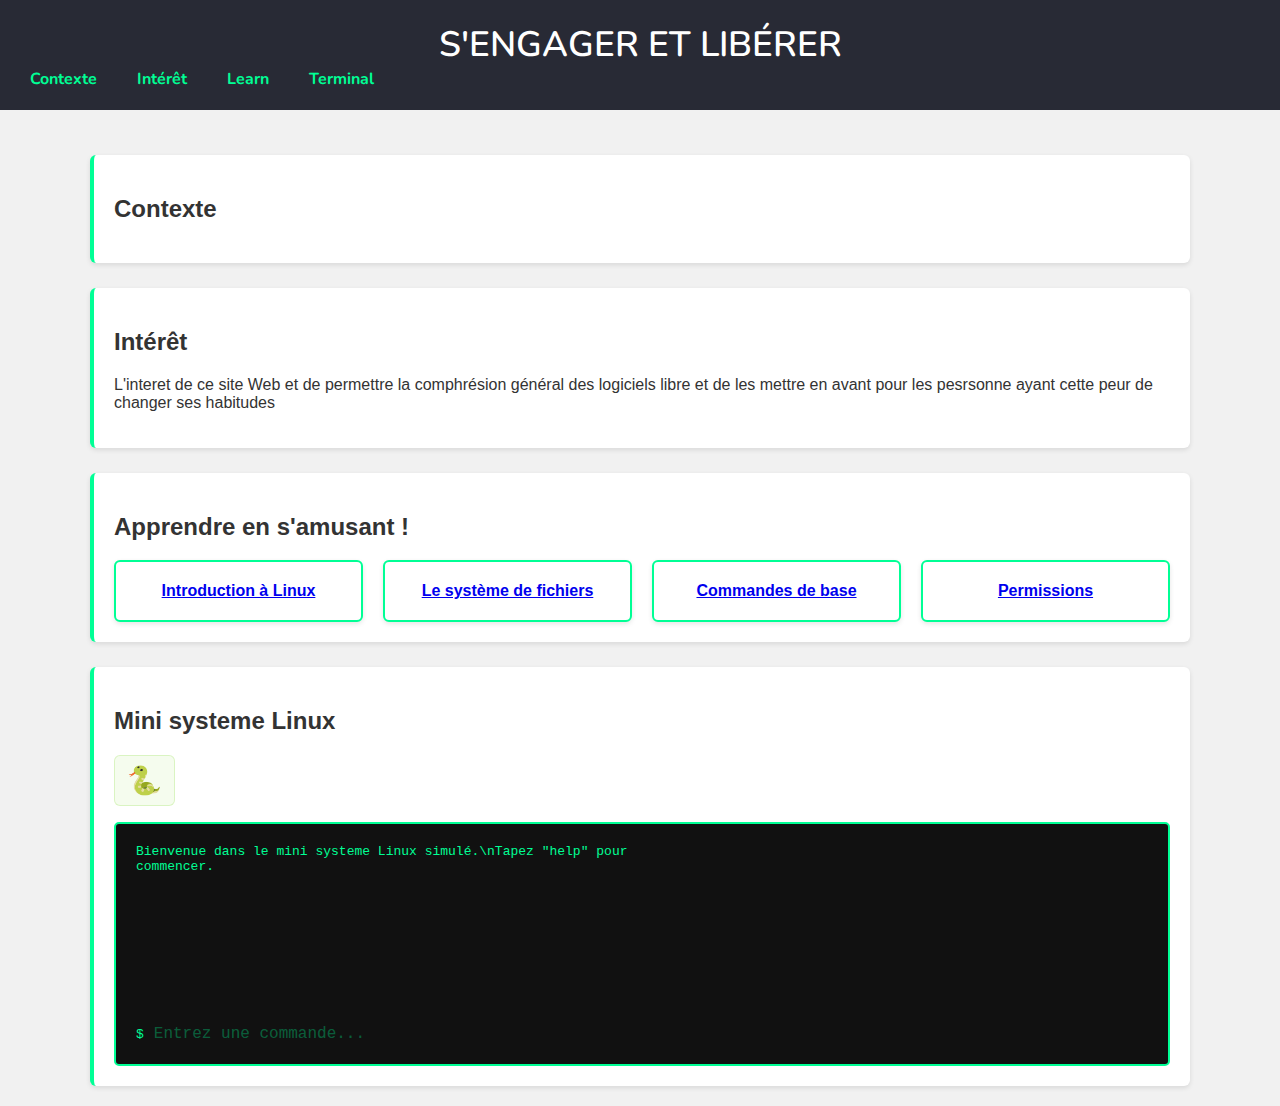
<file: PP1/ndl/NIRD.html>
<!DOCTYPE html>
<html lang="fr">

<head>
    <meta charset="UTF-8">
    <meta name="viewport" content="width=device-width, initial-scale=1.0">
    <link rel="stylesheet" href="./public/stylelinux.css">
    <link rel="preconnect" href="https://fonts.googleapis.com">
    <link rel="preconnect" href="https://fonts.gstatic.com" crossorigin>
    <link href="https://fonts.googleapis.com/css2?family=Nunito:wght@300;400;600&display=swap" rel="stylesheet">
    <link rel="stylesheet" href="./public/snake.css">
    <title>NIRD</title>
</head>

<body>
 <!-- partie a changer --> 
    <header>
        <h1 style="font-family: 'Nunito', sans-serif; font-weight: 600;">
            S'ENGAGER ET LIBÉRER</h1>
        <nav style="font-family: 'Nunito', sans-serif; font-weight: 600; display: flex; gap: 20px;">
            <a href="#context">Contexte</a>
            <a href="#interet">Intérêt</a>
            <a href="#learn">Learn</a>
            <a href="#terminal">Terminal</a>
        </nav>
    </header>

    <div class="container">

        <div id="context" class="section">
            <h2>Contexte</h2>
            <p></p>
        </div>

        <div id="interet" class="section">
            <h2>Intérêt</h2>
            <p>L'interet de ce site Web et de permettre la comphrésion général des logiciels
                libre et de les mettre en avant pour les pesrsonne ayant cette peur de changer ses habitudes</p>
        </div>

        <div id="learn" class="section">
            <h2>Apprendre en s'amusant !</h2>
            <div class="learn-grid">
                <a href="introduction-linux.html" class="learn-card">Introduction à Linux</a>
                <a href="systeme-fichiers.html" class="learn-card">Le système de fichiers</a>
                <a href="commandes-base.html" class="learn-card">Commandes de base</a>
                <a href="permissions.html" class="learn-card">Permissions</a>
            </div>

        </div>

        <div id="terminal" class="section">
            <h2>Mini systeme Linux</h2>

            <p style="margin-top: 20px;">
                <span class="snake-emoji" onclick="activateSnake()">🐍</span>
            </p>

            <div class="terminal">
                <div class="terminal-output" id="output">Bienvenue dans le mini systeme Linux simulé.\nTapez "help" pour
                    commencer.</div>

                <div class="terminal-input">
                    <span>$</span>
                    <input type="text" id="cmd" placeholder="Entrez une commande..." onkeydown="runCommand(event)">
                </div>
            </div>
        </div>

        <!-- Hidden Snake Game -->
        <div id="gameContainer">
            <div id="score">Score: 0</div>
            <canvas id="snakeCanvas" width="400" height="400"></canvas>
            <div id="gameOverText" class="game-over" style="display: none;">Game Over! Appuyez sur Espace pour rejouer
            </div>
            <button id="closeGame" onclick="closeGame()">Fermer le jeu</button>
        </div>

    </div>
    <script src="./public/js/snake.js"></script>
    <script>
        function runCommand(e) {
            if (e.key === "Enter") {
                const input = document.getElementById("cmd");
                const output = document.getElementById("output");
                const cmd = input.value.trim();

                if (cmd === "help") {
                    output.textContent += "\nCommandes disponibles : ls, clear, help";
                }
                else if (cmd === "ls") {
                    output.textContent += "\nDocuments  Téléchargements  Images  Bureau";
                }
                else if (cmd === "clear") {
                    output.textContent = "";
                }
                else if (cmd !== "") {
                    output.textContent += `\nCommande inconnue : ${cmd}`;
                }

                input.value = "";
            }
        }
    </script>

</body>

</html>
</file>
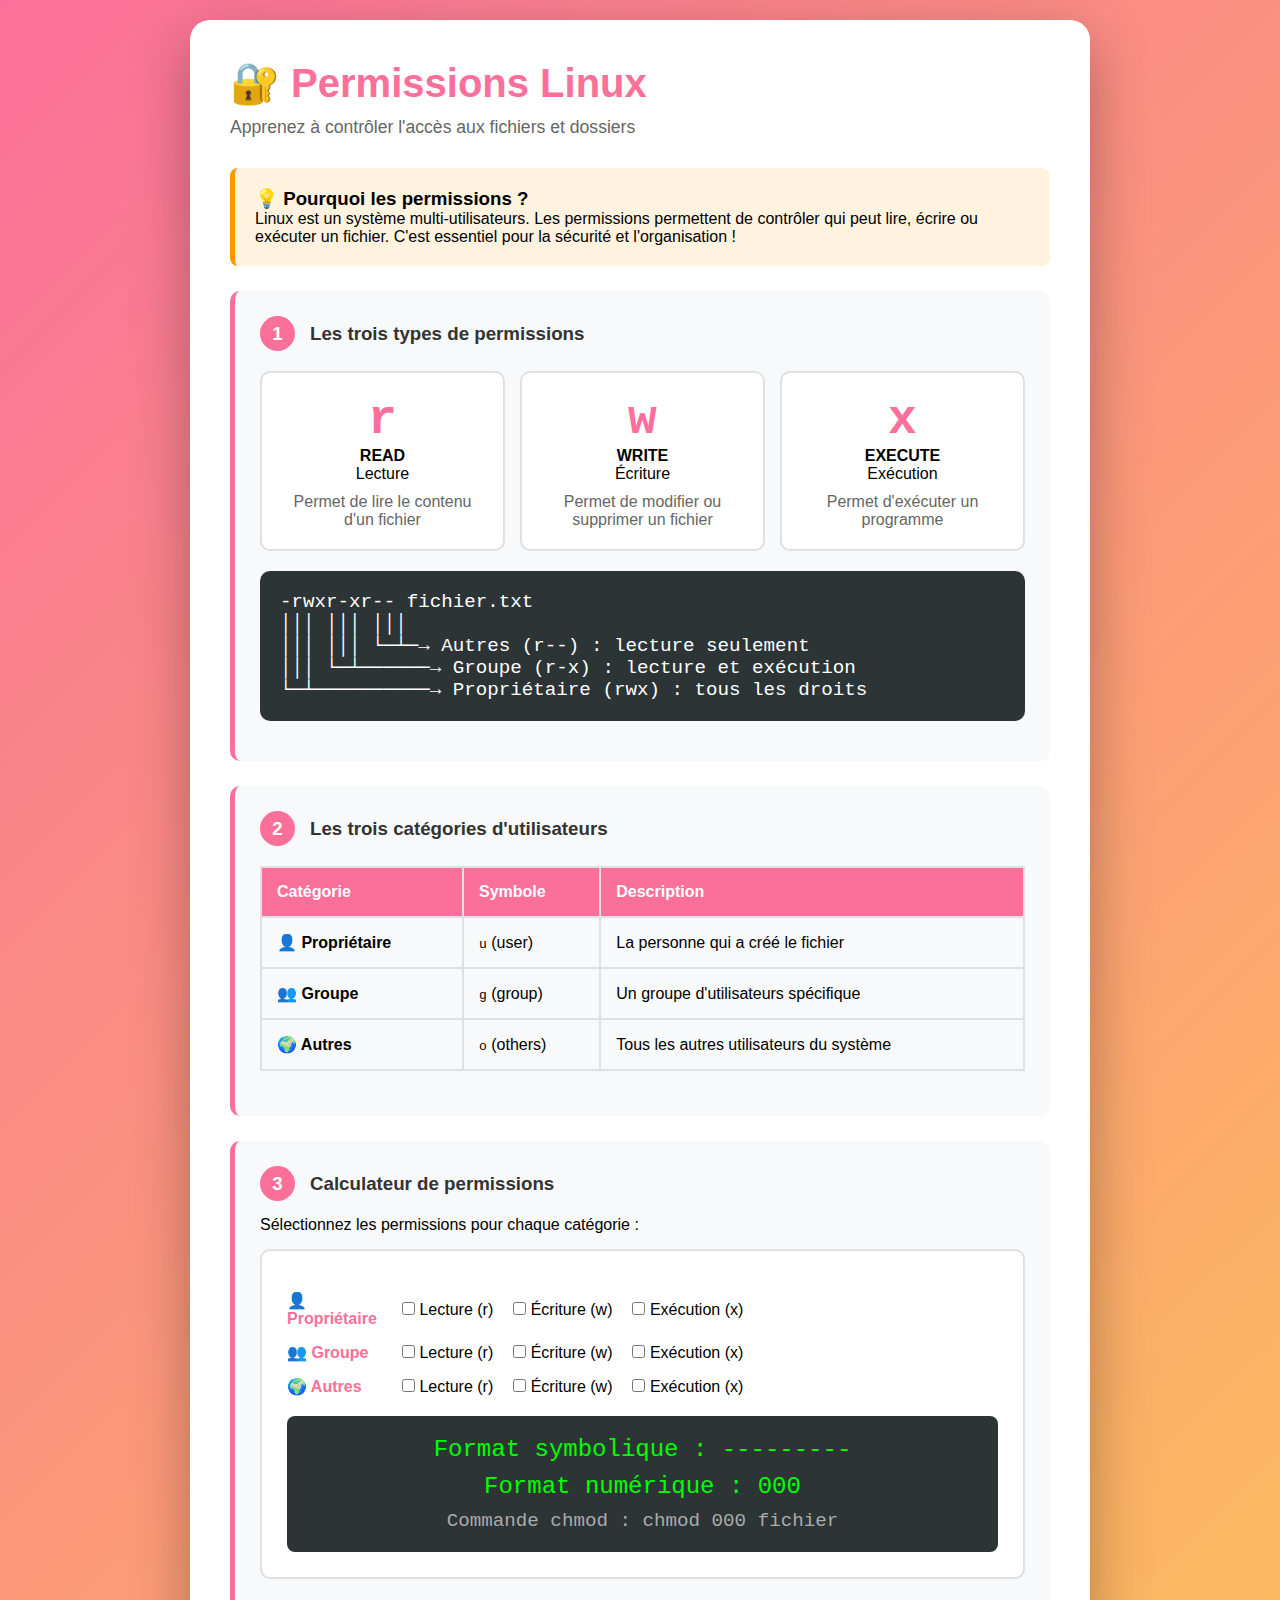
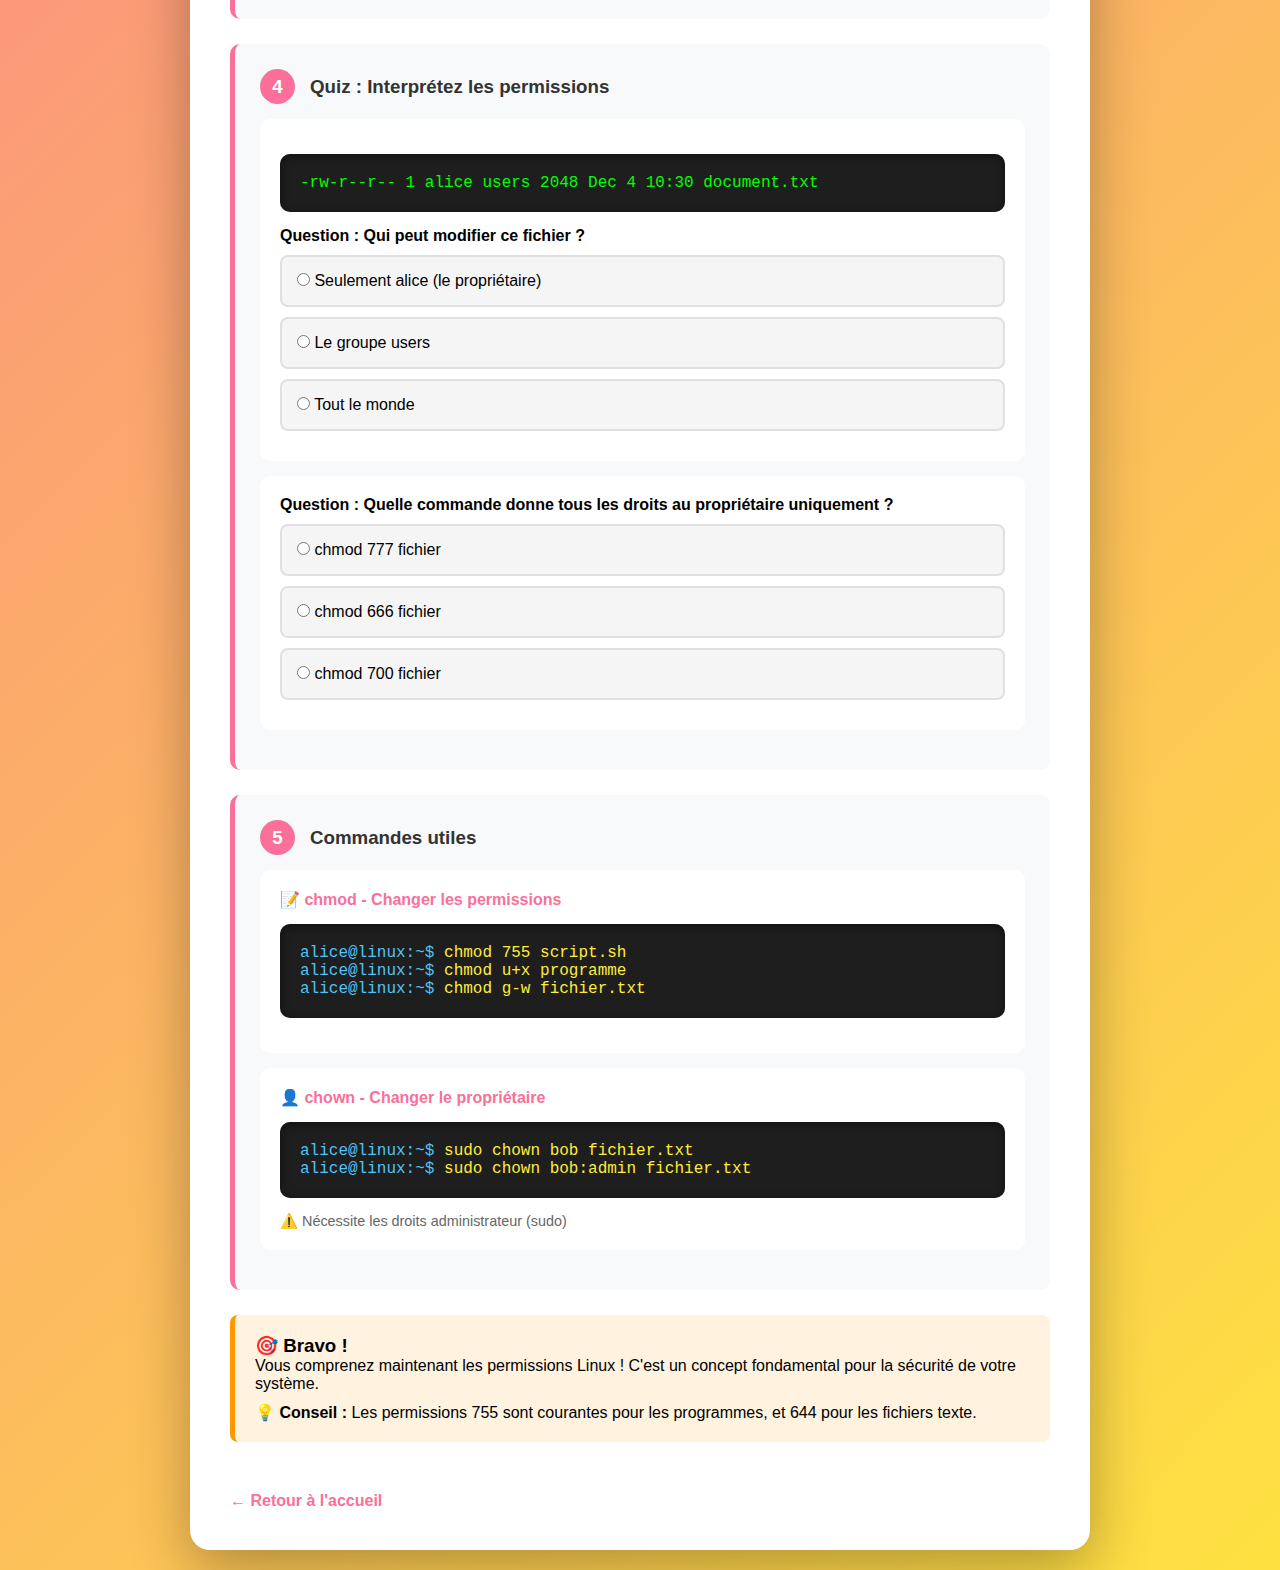
<file: PP1/ndl/permissions.html>
<!DOCTYPE html>
<html lang="fr">
<head>
    <meta charset="UTF-8">
    <meta name="viewport" content="width=device-width, initial-scale=1.0">
    <title>Permissions - Activités pratiques</title>
    <link rel="stylesheet" href="./public/stylepermission.css">
</head>
<body>
    <div class="container">
        <h1>🔐 Permissions Linux</h1>
        <p class="subtitle">Apprenez à contrôler l'accès aux fichiers et dossiers</p>
        
        <div class="info-box">
            <h3>💡 Pourquoi les permissions ?</h3>
            <p>Linux est un système multi-utilisateurs. Les permissions permettent de contrôler qui peut lire, écrire ou exécuter un fichier. C'est essentiel pour la sécurité et l'organisation !</p>
        </div>
        
        <div class="activity">
            <h3><span class="activity-icon">1</span> Les trois types de permissions</h3>
            
            <div class="permission-box">
                <div class="permission-item">
                    <div class="permission-letter">r</div>
                    <h4>READ</h4>
                    <p>Lecture</p>
                    <p style="color: #666; margin-top: 10px;">Permet de lire le contenu d'un fichier</p>
                </div>
                
                <div class="permission-item">
                    <div class="permission-letter">w</div>
                    <h4>WRITE</h4>
                    <p>Écriture</p>
                    <p style="color: #666; margin-top: 10px;">Permet de modifier ou supprimer un fichier</p>
                </div>
                
                <div class="permission-item">
                    <div class="permission-letter">x</div>
                    <h4>EXECUTE</h4>
                    <p>Exécution</p>
                    <p style="color: #666; margin-top: 10px;">Permet d'exécuter un programme</p>
                </div>
            </div>
            
            <div class="permission-visual">
-rwxr-xr--  fichier.txt<br>
 │││ │││ │││<br>
 │││ │││ └─┴─→ Autres (r--) : lecture seulement<br>
 │││ └─┴──────→ Groupe (r-x) : lecture et exécution<br>
 └─┴──────────→ Propriétaire (rwx) : tous les droits<br>
            </div>
        </div>
        
        <div class="activity">
            <h3><span class="activity-icon">2</span> Les trois catégories d'utilisateurs</h3>
            
            <table class="owner-group-table">
                <tr>
                    <th>Catégorie</th>
                    <th>Symbole</th>
                    <th>Description</th>
                </tr>
                <tr>
                    <td><strong>👤 Propriétaire</strong></td>
                    <td><code>u</code> (user)</td>
                    <td>La personne qui a créé le fichier</td>
                </tr>
                <tr>
                    <td><strong>👥 Groupe</strong></td>
                    <td><code>g</code> (group)</td>
                    <td>Un groupe d'utilisateurs spécifique</td>
                </tr>
                <tr>
                    <td><strong>🌍 Autres</strong></td>
                    <td><code>o</code> (others)</td>
                    <td>Tous les autres utilisateurs du système</td>
                </tr>
            </table>
        </div>
        
        <div class="activity">
            <h3><span class="activity-icon">3</span> Calculateur de permissions</h3>
            <p style="margin-bottom: 15px;">Sélectionnez les permissions pour chaque catégorie :</p>
            
            <div class="calculator">
                <div class="calc-row">
                    <div class="calc-label">👤 Propriétaire</div>
                    <div class="calc-checkboxes">
                        <label><input type="checkbox" id="u-r" onchange="updateCalc()"> Lecture (r)</label>
                        <label><input type="checkbox" id="u-w" onchange="updateCalc()"> Écriture (w)</label>
                        <label><input type="checkbox" id="u-x" onchange="updateCalc()"> Exécution (x)</label>
                    </div>
                </div>
                
                <div class="calc-row">
                    <div class="calc-label">👥 Groupe</div>
                    <div class="calc-checkboxes">
                        <label><input type="checkbox" id="g-r" onchange="updateCalc()"> Lecture (r)</label>
                        <label><input type="checkbox" id="g-w" onchange="updateCalc()"> Écriture (w)</label>
                        <label><input type="checkbox" id="g-x" onchange="updateCalc()"> Exécution (x)</label>
                    </div>
                </div>
                
                <div class="calc-row">
                    <div class="calc-label">🌍 Autres</div>
                    <div class="calc-checkboxes">
                        <label><input type="checkbox" id="o-r" onchange="updateCalc()"> Lecture (r)</label>
                        <label><input type="checkbox" id="o-w" onchange="updateCalc()"> Écriture (w)</label>
                        <label><input type="checkbox" id="o-x" onchange="updateCalc()"> Exécution (x)</label>
                    </div>
                </div>
                
                <div class="calc-result">
                    <div>Format symbolique : <span id="symbolic">---------</span></div>
                    <div style="margin-top: 10px;">Format numérique : <span id="numeric">000</span></div>
                    <div style="margin-top: 10px; font-size: 0.8em; color: #aaa;">Commande chmod : chmod <span id="chmodCmd">000</span> fichier</div>
                </div>
            </div>
        </div>
        
        <div class="activity">
            <h3><span class="activity-icon">4</span> Quiz : Interprétez les permissions</h3>
            
            <div style="background: white; padding: 20px; border-radius: 10px; margin: 15px 0;">
                <div class="terminal" style="margin-bottom: 15px;">
-rw-r--r--  1 alice  users  2048  Dec 4 10:30  document.txt
                </div>
                <p><strong>Question : Qui peut modifier ce fichier ?</strong></p>
                <div class="quiz-option" onclick="checkQuiz(1, 'a')">
                    <input type="radio" name="q1" value="a"> Seulement alice (le propriétaire)
                </div>
                <div class="quiz-option" onclick="checkQuiz(1, 'b')">
                    <input type="radio" name="q1" value="b"> Le groupe users
                </div>
                <div class="quiz-option" onclick="checkQuiz(1, 'c')">
                    <input type="radio" name="q1" value="c"> Tout le monde
                </div>
                <div id="result1" class="result"></div>
            </div>
            
            <div style="background: white; padding: 20px; border-radius: 10px; margin: 15px 0;">
                <p><strong>Question : Quelle commande donne tous les droits au propriétaire uniquement ?</strong></p>
                <div class="quiz-option" onclick="checkQuiz(2, 'c')">
                    <input type="radio" name="q2" value="a"> chmod 777 fichier
                </div>
                <div class="quiz-option" onclick="checkQuiz(2, 'c')">
                    <input type="radio" name="q2" value="b"> chmod 666 fichier
                </div>
                <div class="quiz-option" onclick="checkQuiz(2, 'c')">
                    <input type="radio" name="q2" value="c"> chmod 700 fichier
                </div>
                <div id="result2" class="result"></div>
            </div>
        </div>
        
        <div class="activity">
            <h3><span class="activity-icon">5</span> Commandes utiles</h3>
            
            <div style="background: white; padding: 20px; border-radius: 10px; margin: 15px 0;">
                <h4 style="color: #fa709a; margin-bottom: 10px;">📝 chmod - Changer les permissions</h4>
                <div class="terminal">
<span style="color: #4fc3f7;">alice@linux:~$</span> <span style="color: #ffeb3b;">chmod 755 script.sh</span><br>
<span style="color: #4fc3f7;">alice@linux:~$</span> <span style="color: #ffeb3b;">chmod u+x programme</span><br>
<span style="color: #4fc3f7;">alice@linux:~$</span> <span style="color: #ffeb3b;">chmod g-w fichier.txt</span>
                </div>
            </div>
            
            <div style="background: white; padding: 20px; border-radius: 10px; margin: 15px 0;">
                <h4 style="color: #fa709a; margin-bottom: 10px;">👤 chown - Changer le propriétaire</h4>
                <div class="terminal">
<span style="color: #4fc3f7;">alice@linux:~$</span> <span style="color: #ffeb3b;">sudo chown bob fichier.txt</span><br>
<span style="color: #4fc3f7;">alice@linux:~$</span> <span style="color: #ffeb3b;">sudo chown bob:admin fichier.txt</span>
                </div>
                <p style="margin-top: 10px; color: #666; font-size: 0.9em;">⚠️ Nécessite les droits administrateur (sudo)</p>
            </div>
        </div>
        
        <div class="info-box">
            <h3>🎯 Bravo !</h3>
            <p>Vous comprenez maintenant les permissions Linux ! C'est un concept fondamental pour la sécurité de votre système.</p>
            <p style="margin-top: 10px;"><strong>💡 Conseil :</strong> Les permissions 755 sont courantes pour les programmes, et 644 pour les fichiers texte.</p>
        </div>
        
        <a href="index.html" class="back-link">← Retour à l'accueil</a>
    </div>
    
    <script>
        function updateCalc() {
            let symbolic = '';
            let numeric = '';
            
            const categories = ['u', 'g', 'o'];
            const permissions = ['r', 'w', 'x'];
            
            categories.forEach(cat => {
                let value = 0;
                let sym = '';
                
                permissions.forEach((perm, idx) => {
                    const checked = document.getElementById(`${cat}-${perm}`).checked;
                    if (checked) {
                        value += [4, 2, 1][idx];
                        sym += perm;
                    } else {
                        sym += '-';
                    }
                });
                
                symbolic += sym;
                numeric += value;
            });
            
            document.getElementById('symbolic').textContent = symbolic;
            document.getElementById('numeric').textContent = numeric;
            document.getElementById('chmodCmd').textContent = numeric;
        }
        
        function checkQuiz(num, correct) {
            const selected = document.querySelector(`input[name="q${num}"]:checked`);
            const result = document.getElementById(`result${num}`);
            
            if (!selected) {
                result.className = 'result incorrect';
                result.style.display = 'block';
                result.textContent = '❌ Veuillez sélectionner une réponse';
                return;
            }
            
            if (num === 1) {
                if (selected.value === correct) {
                    result.className = 'result correct';
                    result.textContent = '✅ Exact ! Seul le propriétaire (alice) a la permission d\'écriture (w).';
                } else {
                    result.className = 'result incorrect';
                    result.textContent = '❌ Non. Regardez bien : rw- (proprio), r-- (groupe), r-- (autres). Seul le propriétaire a "w".';
                }
            } else if (num === 2) {
                if (selected.value === correct) {
                    result.className = 'result correct';
                    result.textContent = '✅ Parfait ! 700 = rwx------ (tous les droits pour le propriétaire, rien pour les autres).';
                } else {
                    result.className = 'result incorrect';
                    result.textContent = '❌ Non. 700 signifie 7 (rwx) pour le propriétaire, 0 (---) pour le groupe et 0 (---) pour les autres.';
                }
            }
            
            result.style.display = 'block';
        }
        
        updateCalc();
    </script>
</body>
</html>
</file>
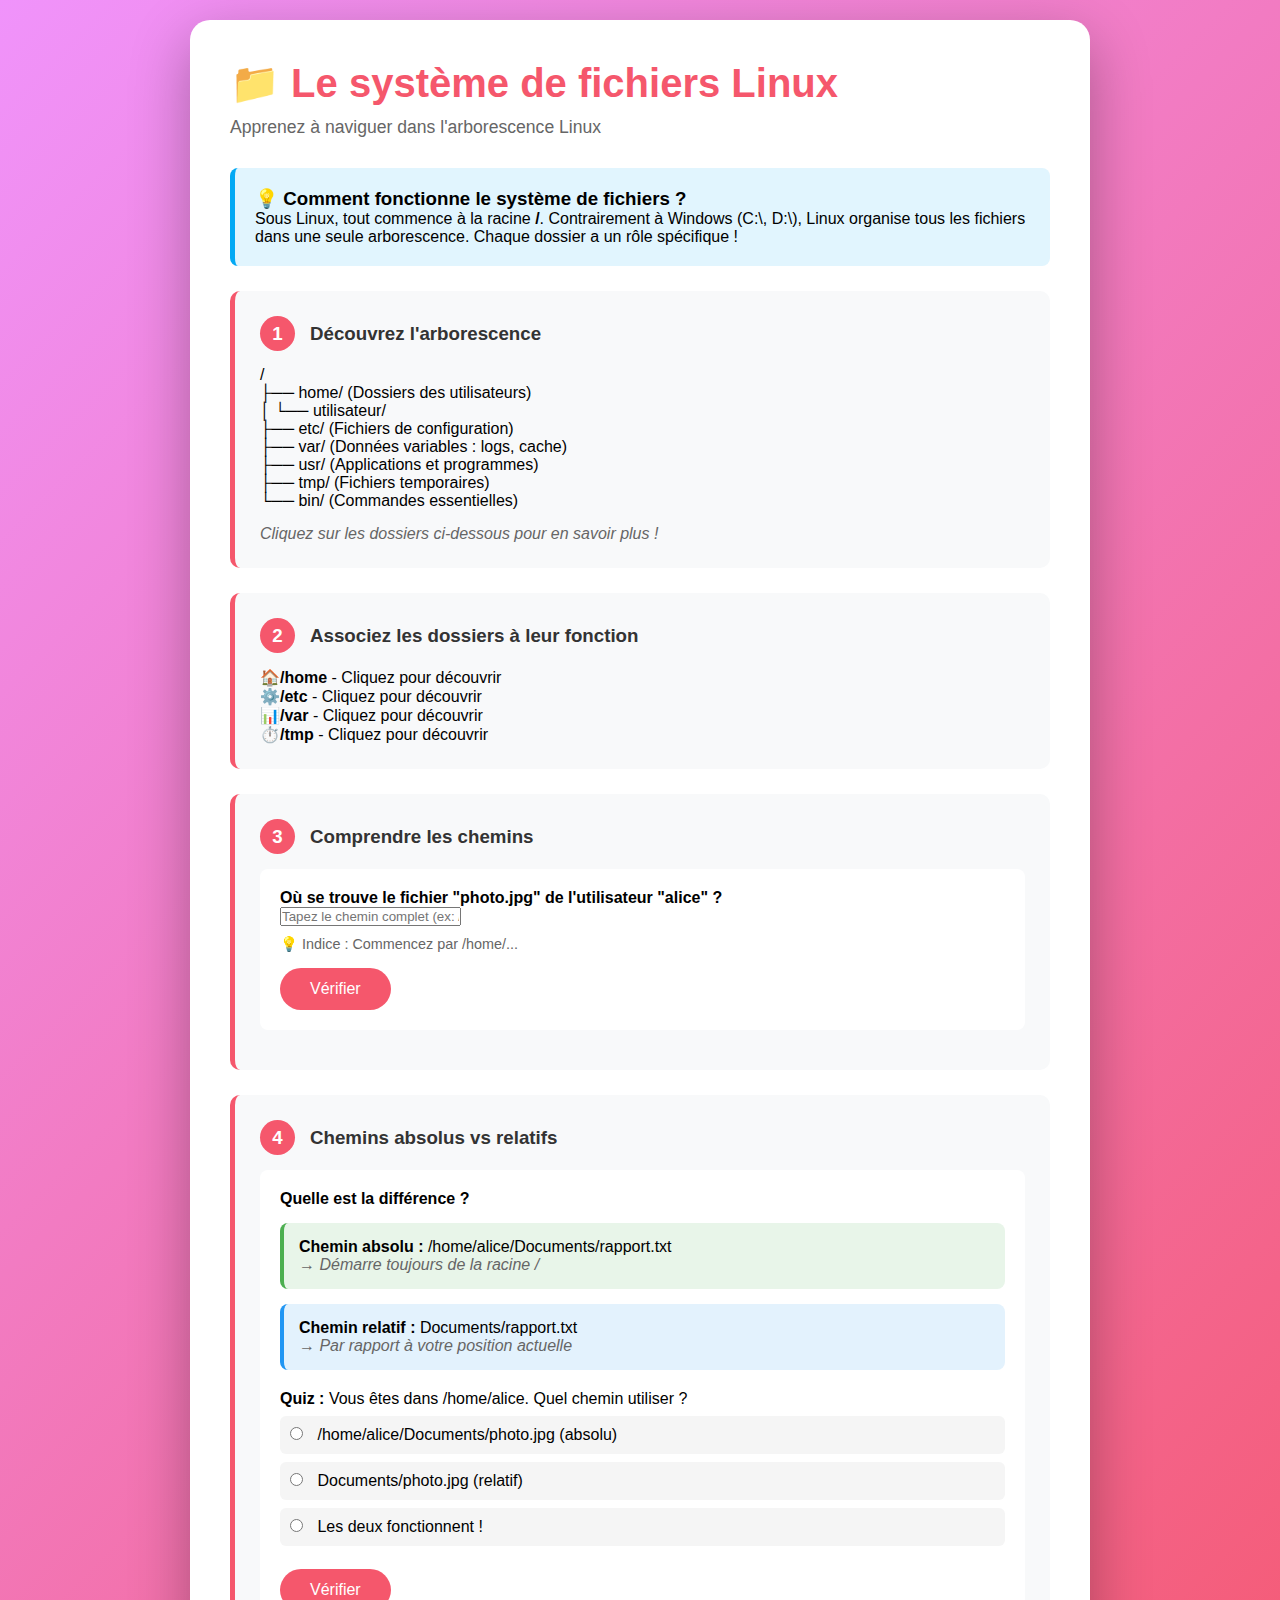
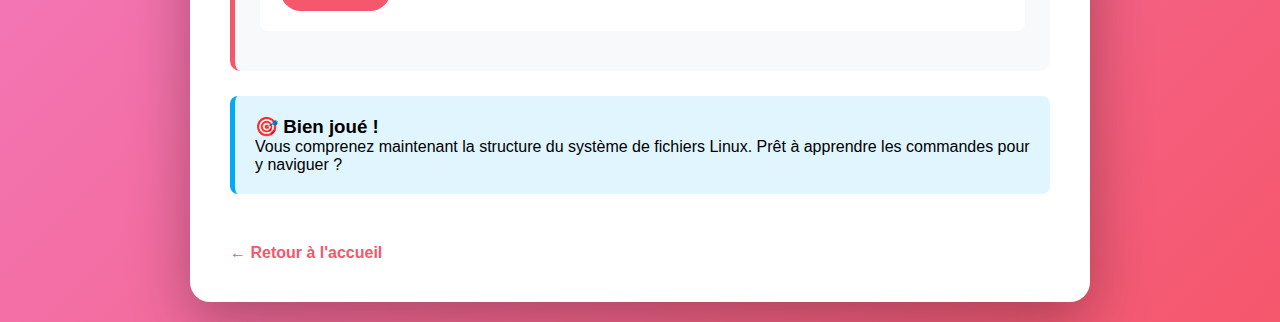
<file: PP1/ndl/systeme-fichiers.html>
<!DOCTYPE html>
<html lang="fr">

<head>
    <meta charset="UTF-8">
    <meta name="viewport" content="width=device-width, initial-scale=1.0">
    <title>Le système de fichiers - Activités pratiques</title>
    <link rel="stylesheet" href="./public/stylesystemefichier.css">
</head>

<body>
    <div class="container">
        <h1>📁 Le système de fichiers Linux</h1>
        <p class="subtitle">Apprenez à naviguer dans l'arborescence Linux</p>

        <div class="info-box">
            <h3>💡 Comment fonctionne le système de fichiers ?</h3>
            <p>Sous Linux, tout commence à la racine <strong>/</strong>. Contrairement à Windows (C:\, D:\), Linux
                organise tous les fichiers dans une seule arborescence. Chaque dossier a un rôle spécifique !</p>
        </div>

        <div class="activity">
            <h3><span class="activity-icon">1</span> Découvrez l'arborescence</h3>
            <div class="tree-structure">
                /<br>
                ├── home/ (Dossiers des utilisateurs)<br>
                │ └── utilisateur/<br>
                ├── etc/ (Fichiers de configuration)<br>
                ├── var/ (Données variables : logs, cache)<br>
                ├── usr/ (Applications et programmes)<br>
                ├── tmp/ (Fichiers temporaires)<br>
                └── bin/ (Commandes essentielles)<br>
            </div>
            <p style="color: #666; margin-top: 15px;"><em>Cliquez sur les dossiers ci-dessous pour en savoir plus !</em>
            </p>
        </div>

        <div class="activity">
            <h3><span class="activity-icon">2</span> Associez les dossiers à leur fonction</h3>
            <div class="folder-item"
                onclick="toggleInfo(this, '/home', 'Contient les dossiers personnels de tous les utilisateurs')">
                <span class="folder-icon">🏠</span><strong>/home</strong> - Cliquez pour découvrir
            </div>
            <div class="folder-item"
                onclick="toggleInfo(this, '/etc', 'Contient les fichiers de configuration du système')">
                <span class="folder-icon">⚙️</span><strong>/etc</strong> - Cliquez pour découvrir
            </div>
            <div class="folder-item"
                onclick="toggleInfo(this, '/var', 'Contient les fichiers qui changent fréquemment (logs, emails)')">
                <span class="folder-icon">📊</span><strong>/var</strong> - Cliquez pour découvrir
            </div>
            <div class="folder-item"
                onclick="toggleInfo(this, '/tmp', 'Stocke les fichiers temporaires, vidé au redémarrage')">
                <span class="folder-icon">⏱️</span><strong>/tmp</strong> - Cliquez pour découvrir
            </div>
        </div>

        <div class="activity">
            <h3><span class="activity-icon">3</span> Comprendre les chemins</h3>
            <div style="background: white; padding: 20px; border-radius: 8px; margin: 15px 0;">
                <p><strong>Où se trouve le fichier "photo.jpg" de l'utilisateur "alice" ?</strong></p>
                <input type="text" class="path-input" id="pathAnswer"
                    placeholder="Tapez le chemin complet (ex: /dossier/sous-dossier/fichier)">
                <p style="margin-top: 10px; color: #666; font-size: 0.9em;">💡 Indice : Commencez par /home/...</p>
                <button class="btn" onclick="checkPath()">Vérifier</button>
                <div id="pathResult" class="result"></div>
            </div>
        </div>

        <div class="activity">
            <h3><span class="activity-icon">4</span> Chemins absolus vs relatifs</h3>
            <div style="background: white; padding: 20px; border-radius: 8px; margin: 15px 0;">
                <p style="margin-bottom: 15px;"><strong>Quelle est la différence ?</strong></p>
                <div style="display: grid; gap: 15px;">
                    <div
                        style="background: #e8f5e9; padding: 15px; border-radius: 8px; border-left: 4px solid #4caf50;">
                        <strong>Chemin absolu :</strong> /home/alice/Documents/rapport.txt<br>
                        <em style="color: #666;">→ Démarre toujours de la racine /</em>
                    </div>
                    <div
                        style="background: #e3f2fd; padding: 15px; border-radius: 8px; border-left: 4px solid #2196F3;">
                        <strong>Chemin relatif :</strong> Documents/rapport.txt<br>
                        <em style="color: #666;">→ Par rapport à votre position actuelle</em>
                    </div>
                </div>

                <p style="margin-top: 20px;"><strong>Quiz :</strong> Vous êtes dans /home/alice. Quel chemin utiliser ?
                </p>
                <label
                    style="display: block; padding: 10px; margin: 8px 0; background: #f5f5f5; border-radius: 6px; cursor: pointer;">
                    <input type="radio" name="pathType" value="absolute" style="margin-right: 10px;">
                    /home/alice/Documents/photo.jpg (absolu)
                </label>
                <label
                    style="display: block; padding: 10px; margin: 8px 0; background: #f5f5f5; border-radius: 6px; cursor: pointer;">
                    <input type="radio" name="pathType" value="relative" style="margin-right: 10px;">
                    Documents/photo.jpg (relatif)
                </label>
                <label
                    style="display: block; padding: 10px; margin: 8px 0; background: #f5f5f5; border-radius: 6px; cursor: pointer;">
                    <input type="radio" name="pathType" value="both" style="margin-right: 10px;">
                    Les deux fonctionnent !
                </label>
                <button class="btn" onclick="checkPathType()">Vérifier</button>
                <div id="pathTypeResult" class="result"></div>
            </div>
        </div>

        <div class="info-box">
            <h3>🎯 Bien joué !</h3>
            <p>Vous comprenez maintenant la structure du système de fichiers Linux. Prêt à apprendre les commandes pour
                y naviguer ?</p>
        </div>

        <a href="index.html" class="back-link">← Retour à l'accueil</a>
    </div>

    <script>
        function toggleInfo(element, folder, description) {
            const existing = element.querySelector('.description');
            if (existing) {
                existing.remove();
            } else {
                const desc = document.createElement('div');
                desc.className = 'description';
                desc.style.marginTop = '10px';
                desc.style.padding = '10px';
                desc.style.background = '#e8f5e9';
                desc.style.borderRadius = '6px';
                desc.style.color = '#2e7d32';
                desc.innerHTML = `<strong>✓</strong> ${description}`;
                element.appendChild(desc);
            }
        }

        function checkPath() {
            const answer = document.getElementById('pathAnswer').value.trim();
            const result = document.getElementById('pathResult');

            if (!answer) {
                result.className = 'result incorrect';
                result.style.display = 'block';
                result.textContent = '❌ Veuillez entrer un chemin';
                return;
            }

            const correct = ['/home/alice/photo.jpg', '/home/alice/Images/photo.jpg', '/home/alice/Pictures/photo.jpg'];
            const isCorrect = answer.startsWith('/home/alice/') && answer.endsWith('photo.jpg');

            if (isCorrect) {
                result.className = 'result correct';
                result.textContent = '✅ Excellent ! Le fichier se trouve bien dans le dossier personnel d\'alice.';
            } else {
                result.className = 'result incorrect';
                result.textContent = '❌ Pas tout à fait. Le chemin doit commencer par /home/alice/ et se terminer par photo.jpg';
            }
            result.style.display = 'block';
        }

        function checkPathType() {
            const selected = document.querySelector('input[name="pathType"]:checked');
            const result = document.getElementById('pathTypeResult');

            if (!selected) {
                result.className = 'result incorrect';
                result.style.display = 'block';
                result.textContent = '❌ Veuillez sélectionner une réponse';
                return;
            }

            if (selected.value === 'both') {
                result.className = 'result correct';
                result.textContent = '✅ Parfait ! Les deux chemins fonctionnent. L\'absolu fonctionne toujours, le relatif est plus court quand vous êtes au bon endroit.';
            } else {
                result.className = 'result incorrect';
                result.textContent = '❌ Réessayez ! Depuis /home/alice, les deux types de chemins permettent d\'accéder au fichier.';
            }
            result.style.display = 'block';
        }
    </script>
</body>

</html>
</file>
<file: P3/chatbot/ressources/style.css>
* {
    margin: 0;
    padding: 0;
    box-sizing: border-box;
}

body {
    font-family: 'Comic Sans MS', cursive, sans-serif;
    background: url('belle-vue-aerienne-de-la-nature.webp') center/cover no-repeat fixed;
    min-height: 100vh;
    display: flex;
    justify-content: center;
    align-items: center;
    padding: 20px;
    position: relative;
}

body::before {
    content: '';
    position: fixed;
    top: 0;
    left: 0;
    width: 100%;
    height: 100%;
    background: rgba(0, 0, 0, 0.3);
    z-index: -1;
}

.container {
    max-width: 800px;
    width: 100%;
    background: rgba(255, 255, 255, 0.95);
    border-radius: 20px;
    box-shadow: 0 20px 60px rgba(0,0,0,0.5);
    overflow: hidden;
    backdrop-filter: blur(10px);
}

.header {
    background: url('labyrinthe.webp') center/cover no-repeat;
    padding: 30px;
    text-align: center;
    position: relative;
}

.header::before {
    content: '';
    position: absolute;
    top: 0;
    left: 0;
    width: 100%;
    height: 100%;
    background: rgba(0, 0, 0, 0.2);
    z-index: 0;
}

.header * {
    position: relative;
    z-index: 1;
}

.crippy {
    width: 160px;
    animation: bounce 2s infinite;
    display: inline-block;
    filter: drop-shadow(3px 3px 5px rgba(0,0,0,0.3));
}

@keyframes bounce {
    0%, 100% { transform: translateY(0) rotate(0deg); }
    25% { transform: translateY(-20px) rotate(-10deg); }
    50% { transform: translateY(0) rotate(0deg); }
    75% { transform: translateY(-10px) rotate(10deg); }
}

h1 {
    color: white;
    margin-top: 15px;
    font-size: 2.5em;
    text-shadow: 2px 2px 4px rgba(0,0,0,0.2);
}

.subtitle {
    color: rgba(255,255,255,0.9);
    font-style: italic;
    margin-top: 10px;
}

.chat-container {
    height: 400px;
    overflow-y: auto;
    padding: 20px;
    background: #f8f9fa;
}

.message {
    margin-bottom: 15px;
    animation: fadeIn 0.5s;
}

@keyframes fadeIn {
    from { opacity: 0; transform: translateY(10px); }
    to { opacity: 1; transform: translateY(0); }
}

.message.user {
    text-align: right;
}

.message-content {
    display: inline-block;
    padding: 12px 18px;
    border-radius: 18px;
    max-width: 70%;
    word-wrap: break-word;
}

.user .message-content {
    background: #2193b0;
    color: white;
}

.bot .message-content {
    background: white;
    color: #333;
    box-shadow: 0 2px 5px rgba(0,0,0,0.1);
    border: 2px solid #56ccf2;
}

.bot-name {
    font-weight: bold;
    color: #1e88a8;
    margin-bottom: 5px;
}

.input-container {
    padding: 20px;
    background: white;
    border-top: 2px solid #56ccf2;
    display: flex;
    gap: 10px;
}

input {
    flex: 1;
    padding: 12px 18px;
    border: 2px solid #4facfe;
    border-radius: 25px;
    font-size: 16px;
    font-family: 'Comic Sans MS', cursive, sans-serif;
    outline: none;
    transition: all 0.3s;
}

input:focus {
    border-color: #2193b0;
    box-shadow: 0 0 10px rgba(33, 147, 176, 0.3);
}

button {
    padding: 12px 30px;
    background: linear-gradient(135deg, #4facfe 0%, #00f2fe 100%);
    color: white;
    border: none;
    border-radius: 25px;
    font-size: 16px;
    font-weight: bold;
    cursor: pointer;
    transition: transform 0.2s;
}

button:hover {
    transform: scale(1.05);
}

button:active {
    transform: scale(0.95);
}

.typing {
    display: none;
    align-items: center;
    gap: 5px;
    color: #666;
    font-style: italic;
    padding: 10px;
}

.typing.active {
    display: flex;
}

.typing-dot {
    width: 8px;
    height: 8px;
    background: #2193b0;
    border-radius: 50%;
    animation: typing 1.4s infinite;
}

.typing-dot:nth-child(2) { animation-delay: 0.2s; }
.typing-dot:nth-child(3) { animation-delay: 0.4s; }

@keyframes typing {
    0%, 60%, 100% { transform: translateY(0); }
    30% { transform: translateY(-10px); }
}

.mood-indicator {
    text-align: center;
    padding: 10px;
    font-style: italic;
    color: #666;
    background: rgba(79, 172, 254, 0.1);
}

@media (max-width: 600px) {
    h1 { font-size: 1.8em; }
    .tromblon { font-size: 60px; }
    .chat-container { height: 300px; }
}
</file>
<file: PP1/ndl/public/stylelinux.css>
/* --- Background général façon W3Schools (clair, propre) --- */
body {
    margin: 0;
    padding: 0;
    background: #f1f1f1;
    /* gris doux comme W3Schools */
    font-family: Arial, sans-serif;
    color: #333;
}

/* Conteneur principal type W3Schools */
.container {
    max-width: 1100px;
    margin: auto;
    padding: 20px;
}

/* Header façon W3Schools */
header {
    background: #282A35;
    /* couleur signature W3Schools */
    color: white;
    padding: 20px;
    text-align: center;
}

header h1 {
    margin: 0;
    font-size: 2.2rem;
}

/* Navigation simple */
nav a {
    color: #00ff95;
    text-decoration: none;
    margin: 0 10px;
    font-weight: bold;
}

nav a:hover {
    color: #32ffc6;
}

/* Sections */
.section {
    background: white;
    padding: 20px;
    margin-top: 25px;
    border-radius: 6px;
    border-left: 4px solid #00ff95;
    box-shadow: 0px 2px 5px rgba(0, 0, 0, 0.1);
}

/* --- Mini terminal Linux --- */
.terminal {
    background-color: #111;
    padding: 20px;
    border-radius: 5px;
    border: 2px solid #00ff95;
    font-family: monospace;
    min-height: 200px;
    display: flex;
    flex-direction: column;
    color: #00ff95;
}

.terminal-output {
    flex: 1;
    white-space: pre-line;
    margin-bottom: 10px;
    overflow-y: auto;
    max-height: 400px;
}

.terminal-input {
    display: flex;
    align-items: center;
    margin-top: 10px;
}

.terminal-input span {
    color: #00ff95;
    margin-right: 8px;
}

.terminal-input input {
    background: transparent;
    border: none;
    outline: none;
    color: #00ff95;
    font-size: 1rem;
    flex: 1;
    font-family: monospace;
}

.terminal-input input::placeholder {
    color: #00ff9555;
}

/* --- Cartes Learn façon W3Schools + Linux border --- */
.learn-grid {
    display: grid;
    grid-template-columns: repeat(auto-fit, minmax(200px, 1fr));
    gap: 20px;
}

.learn-card {
    background-color: white;
    border: 2px solid #00ff95;
    padding: 20px;
    border-radius: 6px;
    transition: 0.2s;
    box-shadow: 0px 2px 5px rgba(0, 0, 0, 0.1);
    cursor: pointer;
    text-align: center;
    font-weight: 600;
}

.learn-card:hover {
    transform: scale(1.03);
    border-color: #32ffc6;
    background: #f9f9f9;
}

.snake-emoji:hover {
            transform: scale(1.2) rotate(10deg);
        }
</file>
<file: PP1/ndl/public/snake.css>
/* --- SNAKE GAME STYLES ONLY --- */

/* Emoji used as a trigger button (terminal style) */
.snake-emoji {
    display: inline-block;
    font-size: 28px;
    cursor: pointer;
    padding: 8px 12px;
    border-radius: 6px;
    background: rgba(155, 225, 93, 0.1);
    border: 1px solid rgba(155, 225, 93, 0.3);
    transition: all 200ms ease;
    user-select: none;
    vertical-align: middle;
}

.snake-emoji:hover {
    background: rgba(155, 225, 93, 0.2);
    border-color: rgba(155, 225, 93, 0.6);
    transform: scale(1.1);
}

.snake-emoji:active {
    transform: scale(0.95);
}

/* Game Container - Modal fullscreen */
#gameContainer {
    display: none;
    position: fixed;
    top: 0;
    left: 0;
    width: 100%;
    height: 100%;
    background: rgba(0, 0, 0, 0.95);
    z-index: 1000;
    justify-content: center;
    align-items: center;
    flex-direction: column;
}

#gameContainer.active {
    display: flex;
}

#snakeCanvas {
    border: 3px solid #4CAF50;
    background: #000;
    box-shadow: 0 0 20px rgba(76, 175, 80, 0.5);
}

#score {
    color: #4CAF50;
    font-size: 24px;
    margin-bottom: 20px;
    font-weight: bold;
}

#closeGame {
    margin-top: 20px;
    padding: 10px 30px;
    background: #f44336;
    color: white;
    border: none;
    border-radius: 5px;
    font-size: 16px;
    cursor: pointer;
    transition: background 0.3s;
}

#closeGame:hover {
    background: #d32f2f;
}

.game-over {
    color: #ff5252;
    font-size: 20px;
    margin-top: 10px;
}
</file>
<file: PP1/ndl/style-retro.css>
/* ===================================
   NIRD - Style Rétro 2000s + 8bit + Doctor Who
   =================================== */

   @import url('https://fonts.googleapis.com/css2?family=Press+Start+2P&family=VT323&display=swap');

   * {
       margin: 0;
       padding: 0;
       box-sizing: border-box;
   }
   
   body {
       background: #001a33;
       background-image: 
           radial-gradient(circle at 20% 50%, rgba(0, 150, 255, 0.1) 0%, transparent 50%),
           radial-gradient(circle at 80% 20%, rgba(255, 140, 0, 0.1) 0%, transparent 50%),
           radial-gradient(circle at 40% 80%, rgba(0, 150, 255, 0.1) 0%, transparent 50%),
           repeating-conic-gradient(from 0deg at 50% 50%, transparent 0deg, rgba(0, 150, 255, 0.03) 10deg, transparent 20deg);
       background-size: 100% 100%, 100% 100%, 100% 100%, 100px 100px;
       color: #0096ff;
       font-family: 'VT323', monospace;
       font-size: 20px;
       min-height: 100vh;
       position: relative;
       overflow-x: hidden;
   }
   
   /* Animation vortex temporel */
   body::before {
       content: '';
       position: fixed;
       top: 0;
       left: 0;
       width: 100%;
       height: 100%;
       background-image: 
           radial-gradient(circle at center, transparent 0%, rgba(0, 150, 255, 0.1) 50%, transparent 100%),
           conic-gradient(from 0deg at 50% 50%, transparent, rgba(255, 140, 0, 0.1), transparent 180deg);
       opacity: 0.3;
       animation: time-vortex 30s linear infinite;
       pointer-events: none;
       z-index: 0;
   }
   
   @keyframes time-vortex {
       0% { transform: rotate(0deg) scale(1); }
       50% { transform: rotate(180deg) scale(1.1); }
       100% { transform: rotate(360deg) scale(1); }
   }
   
   /* Header */
   header {
       background: linear-gradient(180deg, #003366 0%, #0059b3 50%, #003366 100%);
       border: 3px solid #0096ff;
       border-radius: 20px;
       margin: 20px;
       padding: 30px;
       text-align: center;
       box-shadow: 
           0 0 20px #0096ff,
           inset 0 0 20px rgba(0, 150, 255, 0.2),
           0 0 40px rgba(255, 140, 0, 0.3);
       animation: tardis-pulse 2s ease-in-out infinite;
       position: relative;
       z-index: 1;
   }
   
   @keyframes tardis-pulse {
       0%, 100% { 
           box-shadow: 0 0 20px #0096ff, inset 0 0 20px rgba(0, 150, 255, 0.2), 0 0 40px rgba(255, 140, 0, 0.3);
       }
       50% { 
           box-shadow: 0 0 30px #0096ff, inset 0 0 30px rgba(0, 150, 255, 0.3), 0 0 60px rgba(255, 140, 0, 0.5);
       }
   }
   
   header h1 {
       font-family: 'Press Start 2P', cursive;
       font-size: 2.5em;
       color: #ff8c00;
       text-shadow: 
           0 0 10px #ff8c00,
           0 0 20px #0096ff,
           0 0 30px #0096ff,
           2px 2px 0px #003366;
       margin-bottom: 20px;
       letter-spacing: 3px;
       animation: tardis-flicker 3s infinite;
   }
   
   @keyframes tardis-flicker {
       0%, 100% { opacity: 1; color: #ff8c00; }
       41%, 43% { opacity: 0.8; color: #0096ff; }
       42% { opacity: 0.9; color: #ff8c00; }
   }
   
   /* Navigation */
   nav {
       display: flex;
       justify-content: center;
       gap: 20px;
       flex-wrap: wrap;
   }
   
   nav a {
       font-family: 'Press Start 2P', cursive;
       font-size: 0.8em;
       color: #0096ff;
       text-decoration: none;
       padding: 15px 25px;
       background: #001a33;
       border: 2px solid #0096ff;
       border-radius: 10px;
       transition: all 0.3s ease;
       box-shadow: 0 0 10px rgba(0, 150, 255, 0.5);
       position: relative;
       overflow: hidden;
   }
   
   nav a::before {
       content: '▶';
       position: absolute;
       left: -20px;
       transition: left 0.3s ease;
       color: #ff8c00;
   }
   
   nav a:hover {
       background: linear-gradient(135deg, #0096ff 0%, #ff8c00 100%);
       color: #ffffff;
       transform: scale(1.1);
       box-shadow: 
           0 0 20px #0096ff,
           0 0 30px #ff8c00;
   }
   
   nav a:hover::before {
       left: 5px;
       color: #ffffff;
   }
   
   /* Container */
   .container {
       max-width: 1200px;
       margin: 0 auto;
       padding: 20px;
       position: relative;
       z-index: 1;
   }
   
   /* Sections */
   .section {
       background: linear-gradient(135deg, #001a33 0%, #003366 50%, #001a33 100%);
       border: 3px solid #0096ff;
       border-radius: 15px;
       padding: 30px;
       margin: 30px 0;
       box-shadow: 
           0 0 15px rgba(0, 150, 255, 0.5),
           inset 0 0 30px rgba(0, 150, 255, 0.1),
           0 0 25px rgba(255, 140, 0, 0.2);
       position: relative;
   }
   
   .section::before {
       content: '◉ ◉ ◉';
       position: absolute;
       top: 10px;
       left: 10px;
       font-family: 'Press Start 2P', cursive;
       font-size: 0.8em;
       color: rgba(255, 140, 0, 0.5);
   }
   
   .section h2 {
       font-family: 'Press Start 2P', cursive;
       font-size: 1.8em;
       color: #ff8c00;
       text-shadow: 
           0 0 10px #ff8c00,
           0 0 20px #0096ff,
           2px 2px 0px #003366;
       margin-bottom: 20px;
       border-bottom: 3px dashed #0096ff;
       padding-bottom: 15px;
   }
   
   .section p {
       font-family: 'VT323', monospace;
       font-size: 1.4em;
       line-height: 1.6;
       color: #0096ff;
       text-shadow: 0 0 5px rgba(0, 150, 255, 0.5);
   }
   
   /* Learn Grid */
   .learn-grid {
       display: grid;
       grid-template-columns: repeat(auto-fit, minmax(200px, 1fr));
       gap: 20px;
       margin-top: 20px;
   }
   
   .learn-card {
       font-family: 'Press Start 2P', cursive;
       font-size: 0.8em;
       background: linear-gradient(135deg, #001a33 0%, #003366 100%);
       border: 3px solid #0096ff;
       border-radius: 10px;
       padding: 30px 20px;
       text-align: center;
       text-decoration: none;
       color: #0096ff;
       transition: all 0.3s ease;
       box-shadow: 0 0 15px rgba(0, 150, 255, 0.5);
       position: relative;
       overflow: hidden;
   }
   
   .learn-card::after {
       content: '⟳';
       position: absolute;
       bottom: 10px;
       right: 10px;
       font-size: 1.2em;
       color: #ff8c00;
       opacity: 0;
       transition: opacity 0.3s ease;
   }
   
   .learn-card:hover {
       background: linear-gradient(135deg, #0059b3 0%, #ff8c00 100%);
       color: #ffffff;
       transform: translateY(-5px) scale(1.05);
       box-shadow: 
           0 0 25px #0096ff,
           0 0 35px rgba(255, 140, 0, 0.7);
   }
   
   .learn-card:hover::after {
       opacity: 1;
       animation: time-spin 2s linear infinite;
   }
   
   @keyframes time-spin {
       0% { transform: rotate(0deg); }
       100% { transform: rotate(360deg); }
   }
   
   /* Terminal */
   .terminal {
       background: #000000;
       border: 4px solid #0096ff;
       border-radius: 10px;
       padding: 20px;
       font-family: 'VT323', monospace;
       box-shadow: 
           0 0 20px rgba(0, 150, 255, 0.6),
           inset 0 0 50px rgba(0, 150, 255, 0.1),
           0 0 30px rgba(255, 140, 0, 0.3);
       margin-top: 20px;
   }
   
   .terminal-output {
       min-height: 200px;
       color: #0096ff;
       white-space: pre-wrap;
       margin-bottom: 20px;
       font-size: 1.3em;
       line-height: 1.4;
       text-shadow: 0 0 5px rgba(0, 150, 255, 0.8);
       animation: tardis-scan 8s linear infinite;
   }
   
   @keyframes tardis-scan {
       0%, 100% { text-shadow: 0 0 5px rgba(0, 150, 255, 0.8); }
       25% { text-shadow: 0 0 8px rgba(0, 150, 255, 1); }
       50% { text-shadow: 0 0 5px rgba(255, 140, 0, 0.8); }
       75% { text-shadow: 0 0 8px rgba(0, 150, 255, 1); }
   }
   
   .terminal-input {
       display: flex;
       align-items: center;
       gap: 10px;
   }
   
   .terminal-input span {
       color: #ff8c00;
       font-size: 1.5em;
       text-shadow: 0 0 10px #ff8c00;
   }
   
   .terminal-input input {
       flex: 1;
       background: transparent;
       border: none;
       color: #0096ff;
       font-family: 'VT323', monospace;
       font-size: 1.3em;
       outline: none;
       text-shadow: 0 0 5px rgba(0, 150, 255, 0.8);
   }
   
   .terminal-input input::placeholder {
       color: rgba(0, 150, 255, 0.5);
   }
   
   /* Snake Game */
   .snake-emoji {
       font-size: 3em;
       cursor: pointer;
       display: inline-block;
       transition: transform 0.3s ease;
       filter: drop-shadow(0 0 10px #0096ff) drop-shadow(0 0 15px #ff8c00);
       animation: tardis-wiggle 1s ease-in-out infinite;
   }
   
   @keyframes tardis-wiggle {
       0%, 100% { transform: rotate(-5deg); filter: drop-shadow(0 0 10px #0096ff); }
       50% { transform: rotate(5deg); filter: drop-shadow(0 0 15px #ff8c00); }
   }
   
   .snake-emoji:hover {
       transform: scale(1.2) rotate(10deg);
       filter: drop-shadow(0 0 20px #0096ff) drop-shadow(0 0 25px #ff8c00);
   }
   
   #gameContainer {
       position: fixed;
       top: 50%;
       left: 50%;
       transform: translate(-50%, -50%);
       background: linear-gradient(135deg, #001a33 0%, #003366 100%);
       border: 5px solid #0096ff;
       border-radius: 15px;
       padding: 30px;
       display: none;
       z-index: 1000;
       box-shadow: 
           0 0 50px rgba(0, 150, 255, 0.8),
           inset 0 0 30px rgba(0, 150, 255, 0.2),
           0 0 40px rgba(255, 140, 0, 0.5);
   }
   
   #gameContainer.active {
       display: block;
       animation: tardis-popup 0.3s ease;
   }
   
   @keyframes tardis-popup {
       0% { transform: translate(-50%, -50%) scale(0.8); opacity: 0; }
       100% { transform: translate(-50%, -50%) scale(1); opacity: 1; }
   }
   
   #snakeCanvas {
       border: 3px solid #0096ff;
       background: #000000;
       display: block;
       box-shadow: 0 0 20px rgba(0, 150, 255, 0.5), 0 0 30px rgba(255, 140, 0, 0.3);
       image-rendering: pixelated;
   }
   
   #score {
       font-family: 'Press Start 2P', cursive;
       font-size: 1.2em;
       color: #ff8c00;
       text-align: center;
       margin-bottom: 15px;
       text-shadow: 0 0 10px #ff8c00, 0 0 20px #0096ff;
   }
   
   #closeGame {
       font-family: 'Press Start 2P', cursive;
       font-size: 0.8em;
       width: 100%;
       margin-top: 15px;
       padding: 15px;
       background: #001a33;
       color: #0096ff;
       border: 3px solid #0096ff;
       border-radius: 8px;
       cursor: pointer;
       transition: all 0.3s ease;
       box-shadow: 0 0 10px rgba(0, 150, 255, 0.5);
   }
   
   #closeGame:hover {
       background: linear-gradient(135deg, #0096ff 0%, #ff8c00 100%);
       color: #ffffff;
       box-shadow: 0 0 20px #0096ff, 0 0 30px #ff8c00;
       transform: scale(1.05);
   }
   
   .game-over {
       font-family: 'Press Start 2P', cursive;
       color: #ff0000;
       text-align: center;
       margin-top: 15px;
       text-shadow: 0 0 10px #ff0000;
       animation: blink 0.5s infinite;
   }
   
   @keyframes blink {
       0%, 100% { opacity: 1; }
       50% { opacity: 0.5; }
   }
   
   /* Scrollbar personnalisée */
   ::-webkit-scrollbar {
       width: 12px;
   }
   
   ::-webkit-scrollbar-track {
       background: #001a33;
       border-left: 2px solid #0096ff;
   }
   
   ::-webkit-scrollbar-thumb {
       background: linear-gradient(180deg, #0096ff 0%, #ff8c00 100%);
       border-radius: 6px;
       box-shadow: 0 0 10px #0096ff;
   }
   
   ::-webkit-scrollbar-thumb:hover {
       background: linear-gradient(180deg, #ff8c00 0%, #0096ff 100%);
       box-shadow: 0 0 20px #ff8c00;
   }
   
   /* Responsive */
   @media (max-width: 768px) {
       header h1 {
           font-size: 1.5em;
       }
       
       nav {
           flex-direction: column;
       }
       
       nav a {
           font-size: 0.7em;
       }
       
       .section h2 {
           font-size: 1.3em;
       }
       
       .learn-grid {
           grid-template-columns: 1fr;
       }
   }
   
   /* Easter egg - Time Vortex effect */
   body.konami {
       animation: time-vortex-rainbow 2s linear infinite;
   }
   
   @keyframes time-vortex-rainbow {
       0% { filter: hue-rotate(0deg) brightness(1); }
       50% { filter: hue-rotate(180deg) brightness(1.2); }
       100% { filter: hue-rotate(360deg) brightness(1); }
   }
</file>
<file: ndl/public/stylelinux.css>
/* --- Background général façon W3Schools (clair, propre) --- */
body {
    margin: 0;
    padding: 0;
    background: #f1f1f1;
    /* gris doux comme W3Schools */
    font-family: Arial, sans-serif;
    color: #333;
}

/* Conteneur principal type W3Schools */
.container {
    max-width: 1100px;
    margin: auto;
    padding: 20px;
}

/* Header façon W3Schools */
header {
    background: #282A35;
    /* couleur signature W3Schools */
    color: white;
    padding: 20px;
    text-align: center;
}

header h1 {
    margin: 0;
    font-size: 2.2rem;
}

/* Navigation simple */
nav a {
    color: #00ff95;
    text-decoration: none;
    margin: 0 10px;
    font-weight: bold;
}

nav a:hover {
    color: #32ffc6;
}

/* Sections */
.section {
    background: white;
    padding: 20px;
    margin-top: 25px;
    border-radius: 6px;
    border-left: 4px solid #00ff95;
    box-shadow: 0px 2px 5px rgba(0, 0, 0, 0.1);
}

/* --- Mini terminal Linux --- */
.terminal {
    background-color: #111;
    padding: 20px;
    border-radius: 5px;
    border: 2px solid #00ff95;
    font-family: monospace;
    min-height: 200px;
    display: flex;
    flex-direction: column;
    color: #00ff95;
}

.terminal-output {
    flex: 1;
    white-space: pre-line;
    margin-bottom: 10px;
    overflow-y: auto;
    max-height: 400px;
}

.terminal-input {
    display: flex;
    align-items: center;
    margin-top: 10px;
}

.terminal-input span {
    color: #00ff95;
    margin-right: 8px;
}

.terminal-input input {
    background: transparent;
    border: none;
    outline: none;
    color: #00ff95;
    font-size: 1rem;
    flex: 1;
    font-family: monospace;
}

.terminal-input input::placeholder {
    color: #00ff9555;
}

/* --- Cartes Learn façon W3Schools + Linux border --- */
.learn-grid {
    display: grid;
    grid-template-columns: repeat(auto-fit, minmax(200px, 1fr));
    gap: 20px;
}

.learn-card {
    background-color: white;
    border: 2px solid #00ff95;
    padding: 20px;
    border-radius: 6px;
    transition: 0.2s;
    box-shadow: 0px 2px 5px rgba(0, 0, 0, 0.1);
    cursor: pointer;
    text-align: center;
    font-weight: 600;
}

.learn-card:hover {
    transform: scale(1.03);
    border-color: #32ffc6;
    background: #f9f9f9;
}
</file>
<file: P4/lasergame.css>
@font-face {
    font-family: 'MaPolice';
    src: url('PIXY.ttf') format('truetype');
   
}

.Font8bit { 
    font-family: 'MaPolice', 'Courier New', monospace;
}

body {
    margin: 0;
    padding: 0;
    height: 100vh;
    background: #1a1a2e;
    font-family: 'Press Start 2P', 'Courier New', monospace;
    image-rendering: pixelated;
    overflow: hidden;
    cursor: crosshair;
}

#ttemps {
    position: fixed;
    top: 20px;
    left: 50%;
    transform: translateX(-50%);
    font-size: 48px;
    color: #e94560;
    text-shadow: 
        4px 4px 0px #000000,
        -2px -2px 0px #ff6b80;
    z-index: 1000;
}

#result {
    position: fixed;
    top: 100px;
    left: 50%;
    transform: translateX(-50%);
    font-size: 32px;
    color: #ffffff;
    text-shadow: 3px 3px 0px #000000;
    z-index: 1000;
}

#cible {
    position: absolute;
    width: 100px;
    height: 100px;
    background-image: url("Sans titre.png");
    background-position: center;
    background-size: cover;
    border: none;
    cursor: crosshair;
    border-radius: 50%;
    overflow: hidden;
}

#start {
    position: absolute;
    top: 50%;
    left: 50%;
    transform: translate(-50%, -50%);
    padding: 24px 60px;
    font-size: 28px;
    font-weight: bold;
    color: #ffffff;
    background: #e94560;
    border: 6px solid #0f3460;
    cursor: pointer;
    text-shadow: 
        3px 3px 0px #000000,
        -1px -1px 0px rgba(255,255,255,0.3);
    box-shadow: 
        inset -4px -4px 0px 0px #a02040,
        inset 4px 4px 0px 0px #ff6b80,
        0px 8px 0px 0px #0f3460,
        0px 8px 0px 6px #000000;
    transition: all 0.05s ease;
    user-select: none;
    letter-spacing: 4px;
}

#start::before {
    content: 'START';
    position: relative;
    z-index: 1;
}

#start:active {
    transform: translate(-50%, -50%) translateY(6px);
    box-shadow: 
        inset -4px -4px 0px 0px #a02040,
        inset 4px 4px 0px 0px #ff6b80,
        0px 2px 0px 0px #0f3460,
        0px 2px 0px 6px #000000;
}

#start::after {
    content: '';
    position: absolute;
    top: 8px;
    left: 8px;
    width: 12px;
    height: 12px;
    background: rgba(255, 255, 255, 0.4);
    box-shadow: 
        16px 0px 0px rgba(255, 255, 255, 0.4),
        0px 16px 0px rgba(255, 255, 255, 0.2);
}
</file>
<file: P2/Snake/snake.css>
* {
            margin: 0;
            padding: 0;
            box-sizing: border-box;
        }

        body {
            font-family: 'Arial', sans-serif;
            background: linear-gradient(135deg, #667eea 0%, #764ba2 100%);
            min-height: 100vh;
            color: white;
        }

        .container {
            max-width: 1200px;
            margin: 0 auto;
            padding: 40px 20px;
        }

        header {
            text-align: center;
            margin-bottom: 60px;
        }

        h1 {
            font-size: 3em;
            margin-bottom: 10px;
            text-shadow: 2px 2px 4px rgba(0,0,0,0.3);
        }

        .subtitle {
            font-size: 1.2em;
            opacity: 0.9;
        }

        .content {
            background: rgba(255, 255, 255, 0.1);
            backdrop-filter: blur(10px);
            border-radius: 20px;
            padding: 40px;
            margin-bottom: 30px;
        }

        /* Emoji used as a trigger (code/terminal style) */
        .snake-emoji {
            display: inline-flex;
            align-items: center;
            justify-content: center;
            width: 44px;
            height: 44px;
            font-size: 22px;
            line-height: 1;
            border-radius: 8px;
            background: rgba(0,0,0,0.45);   /* fond semi-transparent pour ressembler à un terminal */
            color: #9be15d;                 /* vert "terminal" */
            border: 1px solid rgba(155,225,93,0.18);
            box-shadow: 0 6px 18px rgba(0,0,0,0.35);
            cursor: pointer;
            transition: transform 160ms ease, box-shadow 160ms ease, background 160ms ease;
            user-select: none;
            -webkit-tap-highlight-color: transparent;
        }

        /* variant for small inline use (optional) */
        .snake-emoji.small {
            width: 36px;
            height: 36px;
            font-size: 18px;
        }

        /* hover / active states */
        .snake-emoji:hover,
        .snake-emoji:focus {
            transform: translateY(-3px) scale(1.06);
            box-shadow: 0 10px 26px rgba(0,0,0,0.45);
            background: rgba(0,0,0,0.6);
            outline: none;
        }

        /* keyboard accessibility */
        .snake-emoji:focus {
            box-shadow: 0 0 0 3px rgba(155,225,93,0.16), 0 10px 26px rgba(0,0,0,0.45);
        }

        /* small label near it (optional) */
        .snake-emoji + .emoji-label {
            margin-left: 8px;
            font-size: 0.95rem;
            color: rgba(255,255,255,0.9);
            vertical-align: middle;
        }

        footer {
            text-align: center;
            padding: 20px;
            opacity: 0.8;
        }

        /* Game styles */
        #gameContainer {
            display: none;
            position: fixed;
            top: 0;
            left: 0;
            width: 100%;
            height: 100%;
            background: rgba(0, 0, 0, 0.95);
            z-index: 1000;
            justify-content: center;
            align-items: center;
            flex-direction: column;
        }

        #gameContainer.active {
            display: flex;
        }

        #snakeCanvas {
            border: 3px solid #4CAF50;
            background: #000;
            box-shadow: 0 0 20px rgba(76, 175, 80, 0.5);
        }

        #score {
            color: #4CAF50;
            font-size: 24px;
            margin-bottom: 20px;
            font-weight: bold;
        }

        #closeGame {
            margin-top: 20px;
            padding: 10px 30px;
            background: #f44336;
            color: white;
            border: none;
            border-radius: 5px;
            font-size: 16px;
            cursor: pointer;
            transition: background 0.3s;
        }

        #closeGame:hover {
            background: #d32f2f;
        }

        .game-over {
            color: #ff5252;
            font-size: 20px;
            margin-top: 10px;
        }
</file>
<file: PP1/ndl/commandesbase.css>
* {
    margin: 0;
    padding: 0;
    box-sizing: border-box;
}

body {
    font-family: 'Segoe UI', Tahoma, Geneva, Verdana, sans-serif;
    background: linear-gradient(135deg, #f093fb 0%, #f5576c 100%);
    min-height: 100vh;
    padding: 20px;
}

.container {
    max-width: 900px;
    margin: 0 auto;
    background: white;
    border-radius: 20px;
    padding: 40px;
    box-shadow: 0 20px 60px rgba(0, 0, 0, 0.3);
}

h1 {
    color: #f5576c;
    margin-bottom: 10px;
    font-size: 2.5em;
}

.subtitle {
    color: #666;
    margin-bottom: 30px;
    font-size: 1.1em;
}

.activity {
    background: #f8f9fa;
    border-left: 5px solid #f5576c;
    padding: 25px;
    margin: 25px 0;
    border-radius: 10px;
    transition: transform 0.3s;
}

.activity:hover {
    transform: translateX(10px);
    box-shadow: 0 5px 15px rgba(0, 0, 0, 0.1);
}

.activity h3 {
    color: #333;
    margin-bottom: 15px;
    display: flex;
    align-items: center;
}

.activity-icon {
    background: #f5576c;
    color: white;
    width: 35px;
    height: 35px;
    border-radius: 50%;
    display: flex;
    align-items: center;
    justify-content: center;
    margin-right: 15px;
    font-weight: bold;
}

.terminal {
    background: #1e1e1e;
    color: #00ff00;
    padding: 20px;
    border-radius: 10px;
    font-family: 'Courier New', monospace;
    margin: 15px 0;
    overflow-x: auto;
    box-shadow: inset 0 2px 10px rgba(0, 0, 0, 0.5);
}

.terminal-prompt {
    color: #4fc3f7;
}

.terminal-command {
    color: #ffeb3b;
}

.command-card {
    background: white;
    padding: 20px;
    margin: 15px 0;
    border-radius: 10px;
    border: 2px solid #e0e0e0;
    transition: all 0.3s;
}

.command-card:hover {
    border-color: #f5576c;
    transform: translateY(-5px);
    box-shadow: 0 5px 15px rgba(245, 87, 108, 0.2);
}

.command-name {
    background: #f5576c;
    color: white;
    padding: 8px 15px;
    border-radius: 20px;
    display: inline-block;
    font-family: 'Courier New', monospace;
    font-weight: bold;
    margin-bottom: 10px;
}

.practice-input {
    width: 100%;
    padding: 12px;
    border: 2px solid #e0e0e0;
    border-radius: 8px;
    font-family: 'Courier New', monospace;
    font-size: 1em;
    margin: 10px 0;
    background: #1e1e1e;
    color: #00ff00;
}

.practice-input:focus {
    outline: none;
    border-color: #f5576c;
}

.btn {
    background: #f5576c;
    color: white;
    border: none;
    padding: 12px 30px;
    border-radius: 25px;
    cursor: pointer;
    font-size: 1em;
    margin-top: 15px;
    transition: all 0.3s;
}

.btn:hover {
    background: #f093fb;
    transform: scale(1.05);
}

.result {
    margin-top: 15px;
    padding: 15px;
    border-radius: 8px;
    font-weight: bold;
    display: none;
}

.correct {
    background: #d4edda;
    color: #155724;
    border: 2px solid #c3e6cb;
}

.incorrect {
    background: #f8d7da;
    color: #721c24;
    border: 2px solid #f5c6cb;
}

.info-box {
    background: #e1f5fe;
    border-left: 5px solid #03a9f4;
    padding: 20px;
    margin: 20px 0;
    border-radius: 8px;
}

.match-container {
    display: grid;
    grid-template-columns: 1fr 1fr;
    gap: 20px;
    margin: 20px 0;
}

.match-item {
    background: #fff;
    padding: 15px;
    border-radius: 8px;
    border: 2px solid #e0e0e0;
    cursor: pointer;
    transition: all 0.3s;
    text-align: center;
}

.match-item:hover {
    transform: scale(1.05);
    border-color: #f5576c;
}

.match-item.selected {
    background: #f5576c;
    color: white;
    border-color: #f5576c;
}

.back-link {
    display: inline-block;
    margin-top: 30px;
    color: #f5576c;
    text-decoration: none;
    font-weight: bold;
    transition: all 0.3s;
}

.back-link:hover {
    color: #f093fb;
    transform: translateX(-5px);
}

.hint {
    background: #fff9c4;
    padding: 10px 15px;
    border-radius: 6px;
    margin-top: 10px;
    font-size: 0.9em;
    border-left: 4px solid #fbc02d;
}
</file>
<file: PP1/ndl/public/styleintroductionlinux.css>
* {
    margin: 0;
    padding: 0;
    box-sizing: border-box;
}

body {
    font-family: 'Segoe UI', Tahoma, Geneva, Verdana, sans-serif;
    background: linear-gradient(135deg, #667eea 0%, #764ba2 100%);
    min-height: 100vh;
    padding: 20px;
}

.container {
    max-width: 900px;
    margin: 0 auto;
    background: white;
    border-radius: 20px;
    padding: 40px;
    box-shadow: 0 20px 60px rgba(0, 0, 0, 0.3);
}

h1 {
    color: #667eea;
    margin-bottom: 10px;
    font-size: 2.5em;
}

.subtitle {
    color: #666;
    margin-bottom: 30px;
    font-size: 1.1em;
}

.activity {
    background: #f8f9fa;
    border-left: 5px solid #667eea;
    padding: 25px;
    margin: 25px 0;
    border-radius: 10px;
    transition: transform 0.3s;
}

.activity:hover {
    transform: translateX(10px);
    box-shadow: 0 5px 15px rgba(0, 0, 0, 0.1);
}

.activity h3 {
    color: #333;
    margin-bottom: 15px;
    display: flex;
    align-items: center;
}

.activity-icon {
    background: #667eea;
    color: white;
    width: 35px;
    height: 35px;
    border-radius: 50%;
    display: flex;
    align-items: center;
    justify-content: center;
    margin-right: 15px;
    font-weight: bold;
}

.question {
    background: white;
    padding: 15px;
    margin: 15px 0;
    border-radius: 8px;
    border: 2px solid #e0e0e0;
}

.option {
    display: block;
    padding: 12px;
    margin: 8px 0;
    background: #f0f0f0;
    border-radius: 6px;
    cursor: pointer;
    transition: all 0.3s;
}

.option:hover {
    background: #667eea;
    color: white;
    transform: translateX(5px);
}

.option input {
    margin-right: 10px;
}

.btn {
    background: #667eea;
    color: white;
    border: none;
    padding: 12px 30px;
    border-radius: 25px;
    cursor: pointer;
    font-size: 1em;
    margin-top: 15px;
    transition: all 0.3s;
}

.btn:hover {
    background: #764ba2;
    transform: scale(1.05);
}

.result {
    margin-top: 15px;
    padding: 15px;
    border-radius: 8px;
    font-weight: bold;
    display: none;
}

.correct {
    background: #d4edda;
    color: #155724;
    border: 2px solid #c3e6cb;
}

.incorrect {
    background: #f8d7da;
    color: #721c24;
    border: 2px solid #f5c6cb;
}

.info-box {
    background: #e7f3ff;
    border-left: 5px solid #2196F3;
    padding: 20px;
    margin: 20px 0;
    border-radius: 8px;
}

.back-link {
    display: inline-block;
    margin-top: 30px;
    color: #667eea;
    text-decoration: none;
    font-weight: bold;
    transition: all 0.3s;
}

.back-link:hover {
    color: #764ba2;
    transform: translateX(-5px);
}
</file>
<file: PP1/ndl/public/stylepermission.css>
* {
    margin: 0;
    padding: 0;
    box-sizing: border-box;
}

body {
    font-family: 'Segoe UI', Tahoma, Geneva, Verdana, sans-serif;
    background: linear-gradient(135deg, #fa709a 0%, #fee140 100%);
    min-height: 100vh;
    padding: 20px;
}

.container {
    max-width: 900px;
    margin: 0 auto;
    background: white;
    border-radius: 20px;
    padding: 40px;
    box-shadow: 0 20px 60px rgba(0,0,0,0.3);
}

h1 {
    color: #fa709a;
    margin-bottom: 10px;
    font-size: 2.5em;
}

.subtitle {
    color: #666;
    margin-bottom: 30px;
    font-size: 1.1em;
}

.activity {
    background: #f8f9fa;
    border-left: 5px solid #fa709a;
    padding: 25px;
    margin: 25px 0;
    border-radius: 10px;
    transition: transform 0.3s;
}

.activity:hover {
    transform: translateX(10px);
    box-shadow: 0 5px 15px rgba(0,0,0,0.1);
}

.activity h3 {
    color: #333;
    margin-bottom: 15px;
    display: flex;
    align-items: center;
}

.activity-icon {
    background: #fa709a;
    color: white;
    width: 35px;
    height: 35px;
    border-radius: 50%;
    display: flex;
    align-items: center;
    justify-content: center;
    margin-right: 15px;
    font-weight: bold;
}

.terminal {
    background: #1e1e1e;
    color: #00ff00;
    padding: 20px;
    border-radius: 10px;
    font-family: 'Courier New', monospace;
    margin: 15px 0;
    overflow-x: auto;
    box-shadow: inset 0 2px 10px rgba(0,0,0,0.5);
}

.permission-box {
    display: grid;
    grid-template-columns: repeat(3, 1fr);
    gap: 15px;
    margin: 20px 0;
}

.permission-item {
    background: white;
    padding: 20px;
    border-radius: 10px;
    border: 2px solid #e0e0e0;
    text-align: center;
    transition: all 0.3s;
}

.permission-item:hover {
    transform: scale(1.05);
    border-color: #fa709a;
    box-shadow: 0 5px 15px rgba(250, 112, 154, 0.2);
}

.permission-letter {
    font-size: 3em;
    font-weight: bold;
    color: #fa709a;
    font-family: 'Courier New', monospace;
}

.permission-visual {
    background: #2d3436;
    color: white;
    padding: 20px;
    border-radius: 10px;
    font-family: 'Courier New', monospace;
    margin: 15px 0;
    font-size: 1.2em;
}

.checkbox-group {
    display: flex;
    gap: 15px;
    margin: 15px 0;
    flex-wrap: wrap;
}

.checkbox-label {
    background: #f5f5f5;
    padding: 12px 20px;
    border-radius: 25px;
    cursor: pointer;
    transition: all 0.3s;
    border: 2px solid #e0e0e0;
}

.checkbox-label:hover {
    background: #fa709a;
    color: white;
    border-color: #fa709a;
}

.checkbox-label input {
    margin-right: 8px;
}

.calculator {
    background: white;
    padding: 25px;
    border-radius: 10px;
    margin: 15px 0;
    border: 2px solid #e0e0e0;
}

.calc-row {
    display: grid;
    grid-template-columns: 100px 1fr;
    gap: 15px;
    margin: 15px 0;
    align-items: center;
}

.calc-label {
    font-weight: bold;
    color: #fa709a;
}

.calc-checkboxes {
    display: flex;
    gap: 20px;
}

.calc-result {
    background: #2d3436;
    color: #00ff00;
    padding: 20px;
    border-radius: 8px;
    font-family: 'Courier New', monospace;
    font-size: 1.5em;
    text-align: center;
    margin-top: 20px;
}

.btn {
    background: #fa709a;
    color: white;
    border: none;
    padding: 12px 30px;
    border-radius: 25px;
    cursor: pointer;
    font-size: 1em;
    margin-top: 15px;
    transition: all 0.3s;
}

.btn:hover {
    background: #fee140;
    color: #333;
    transform: scale(1.05);
}

.result {
    margin-top: 15px;
    padding: 15px;
    border-radius: 8px;
    font-weight: bold;
    display: none;
}

.correct {
    background: #d4edda;
    color: #155724;
    border: 2px solid #c3e6cb;
}

.incorrect {
    background: #f8d7da;
    color: #721c24;
    border: 2px solid #f5c6cb;
}

.info-box {
    background: #fff3e0;
    border-left: 5px solid #ff9800;
    padding: 20px;
    margin: 20px 0;
    border-radius: 8px;
}

.quiz-option {
    background: #f5f5f5;
    padding: 15px;
    margin: 10px 0;
    border-radius: 8px;
    border: 2px solid #e0e0e0;
    cursor: pointer;
    transition: all 0.3s;
}

.quiz-option:hover {
    border-color: #fa709a;
    transform: translateX(5px);
}

.back-link {
    display: inline-block;
    margin-top: 30px;
    color: #fa709a;
    text-decoration: none;
    font-weight: bold;
    transition: all 0.3s;
}

.back-link:hover {
    color: #fee140;
    transform: translateX(-5px);
}

.owner-group-table {
    width: 100%;
    margin: 20px 0;
    border-collapse: collapse;
}

.owner-group-table th,
.owner-group-table td {
    padding: 15px;
    text-align: left;
    border: 2px solid #e0e0e0;
}

.owner-group-table th {
    background: #fa709a;
    color: white;
}

.owner-group-table tr:nth-child(even) {
    background: #f8f9fa;
}
</file>
<file: PP1/ndl/public/stylesystemefichier.css>
* {
    margin: 0;
    padding: 0;
    box-sizing: border-box;
}

body {
    font-family: 'Segoe UI', Tahoma, Geneva, Verdana, sans-serif;
    background: linear-gradient(135deg, #f093fb 0%, #f5576c 100%);
    min-height: 100vh;
    padding: 20px;
}

.container {
    max-width: 900px;
    margin: 0 auto;
    background: white;
    border-radius: 20px;
    padding: 40px;
    box-shadow: 0 20px 60px rgba(0, 0, 0, 0.3);
}

h1 {
    color: #f5576c;
    margin-bottom: 10px;
    font-size: 2.5em;
}

.subtitle {
    color: #666;
    margin-bottom: 30px;
    font-size: 1.1em;
}

.activity {
    background: #f8f9fa;
    border-left: 5px solid #f5576c;
    padding: 25px;
    margin: 25px 0;
    border-radius: 10px;
    transition: transform 0.3s;
}

.activity:hover {
    transform: translateX(10px);
    box-shadow: 0 5px 15px rgba(0, 0, 0, 0.1);
}

.activity h3 {
    color: #333;
    margin-bottom: 15px;
    display: flex;
    align-items: center;
}

.activity-icon {
    background: #f5576c;
    color: white;
    width: 35px;
    height: 35px;
    border-radius: 50%;
    display: flex;
    align-items: center;
    justify-content: center;
    margin-right: 15px;
    font-weight: bold;
}

.terminal {
    background: #1e1e1e;
    color: #00ff00;
    padding: 20px;
    border-radius: 10px;
    font-family: 'Courier New', monospace;
    margin: 15px 0;
    overflow-x: auto;
    box-shadow: inset 0 2px 10px rgba(0, 0, 0, 0.5);
}

.terminal-prompt {
    color: #4fc3f7;
}

.terminal-command {
    color: #ffeb3b;
}

.command-card {
    background: white;
    padding: 20px;
    margin: 15px 0;
    border-radius: 10px;
    border: 2px solid #e0e0e0;
    transition: all 0.3s;
}

.command-card:hover {
    border-color: #f5576c;
    transform: translateY(-5px);
    box-shadow: 0 5px 15px rgba(245, 87, 108, 0.2);
}

.command-name {
    background: #f5576c;
    color: white;
    padding: 8px 15px;
    border-radius: 20px;
    display: inline-block;
    font-family: 'Courier New', monospace;
    font-weight: bold;
    margin-bottom: 10px;
}

.practice-input {
    width: 100%;
    padding: 12px;
    border: 2px solid #e0e0e0;
    border-radius: 8px;
    font-family: 'Courier New', monospace;
    font-size: 1em;
    margin: 10px 0;
    background: #1e1e1e;
    color: #00ff00;
}

.practice-input:focus {
    outline: none;
    border-color: #f5576c;
}

.btn {
    background: #f5576c;
    color: white;
    border: none;
    padding: 12px 30px;
    border-radius: 25px;
    cursor: pointer;
    font-size: 1em;
    margin-top: 15px;
    transition: all 0.3s;
}

.btn:hover {
    background: #f093fb;
    transform: scale(1.05);
}

.result {
    margin-top: 15px;
    padding: 15px;
    border-radius: 8px;
    font-weight: bold;
    display: none;
}

.correct {
    background: #d4edda;
    color: #155724;
    border: 2px solid #c3e6cb;
}

.incorrect {
    background: #f8d7da;
    color: #721c24;
    border: 2px solid #f5c6cb;
}

.info-box {
    background: #e1f5fe;
    border-left: 5px solid #03a9f4;
    padding: 20px;
    margin: 20px 0;
    border-radius: 8px;
}

.match-container {
    display: grid;
    grid-template-columns: 1fr 1fr;
    gap: 20px;
    margin: 20px 0;
}

.match-item {
    background: #fff;
    padding: 15px;
    border-radius: 8px;
    border: 2px solid #e0e0e0;
    cursor: pointer;
    transition: all 0.3s;
    text-align: center;
}

.match-item:hover {
    transform: scale(1.05);
    border-color: #f5576c;
}

.match-item.selected {
    background: #f5576c;
    color: white;
    border-color: #f5576c;
}

.back-link {
    display: inline-block;
    margin-top: 30px;
    color: #f5576c;
    text-decoration: none;
    font-weight: bold;
    transition: all 0.3s;
}

.back-link:hover {
    color: #f093fb;
    transform: translateX(-5px);
}

.hint {
    background: #fff9c4;
    padding: 10px 15px;
    border-radius: 6px;
    margin-top: 10px;
    font-size: 0.9em;
    border-left: 4px solid #fbc02d;
}
</file>
